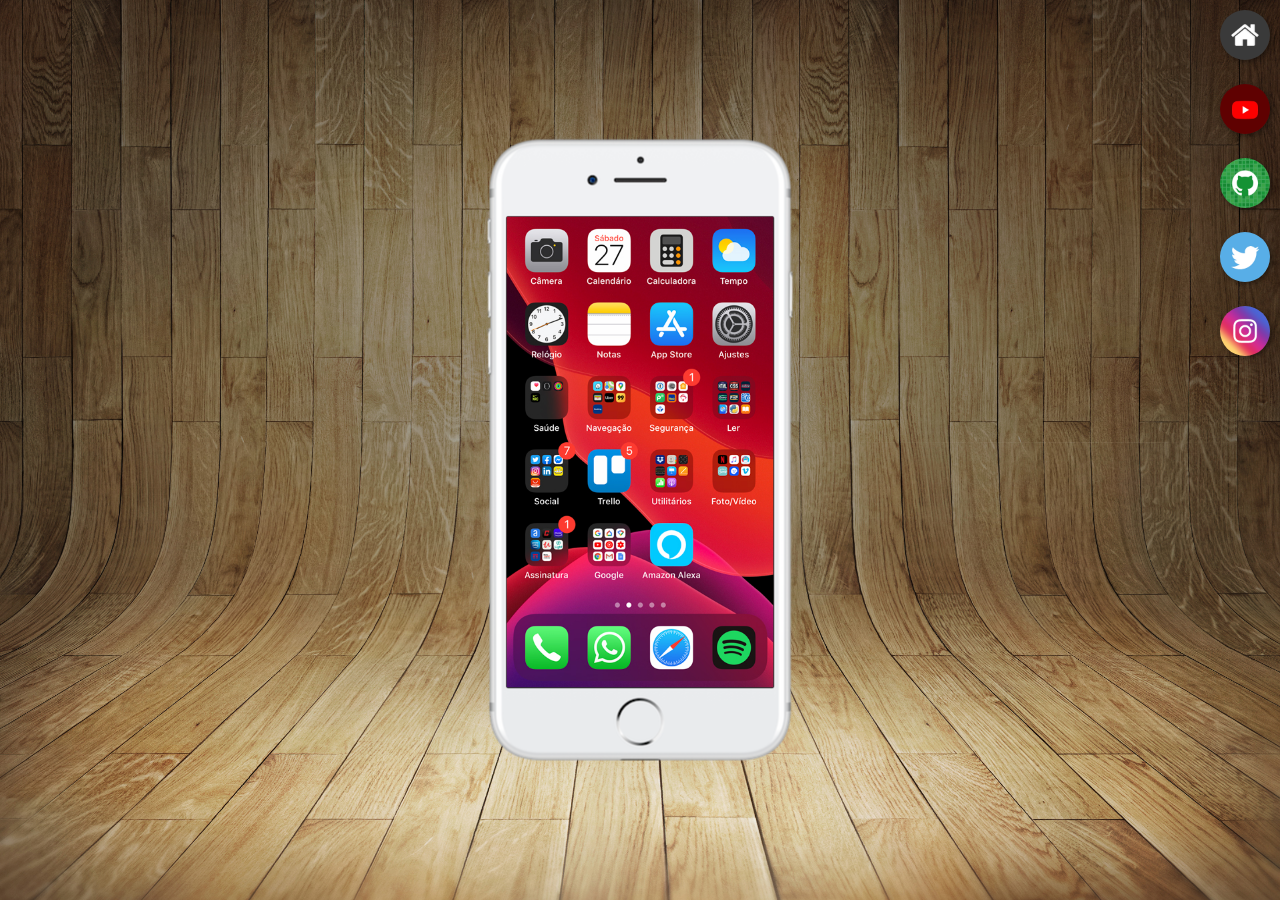
<file: index.html>
<!DOCTYPE html>
<html lang="pt-br">

<head>
    <meta charset="UTF-8">
    <meta name="viewport" content="width=device-width, initial-scale=1.0">
    <link rel="shortcut icon" href="favicon.ico" type="image/xco-in">
    <link rel="stylesheet" href="style/style.css">
    <title>Projeto redes sociais</title>
</head>

<body>
    <main>

        <section id="telefone">
            <iframe src="./home.html" name="tela" id="tela" frameborder="0">Seu navegador não é compativel com
                isso</iframe>
        </section>

        <section id="redes-sociais">
            <a href="home.html" target="tela"><img src="./imagens/logo-home.jpg" alt="home"></a><br>

            <a href="youtube.html" target="tela"><img src="./imagens/logo-youtube.jpg" alt="Youtube"></a><br>

            <a href="github.html" target="tela"><img src="./imagens/logo-github.jpg" alt="Github"></a><br>

            <a href="twitter.html" target="tela"><img src="./imagens/logo-twitter.jpg" alt="Twitter"></a><br>

            <a href="instagram.html" target="tela"><img src="imagens/logo-instagram.jpg" alt="instagram"></a><br>
        </section>

    </main>
</body>

</html>
</file>
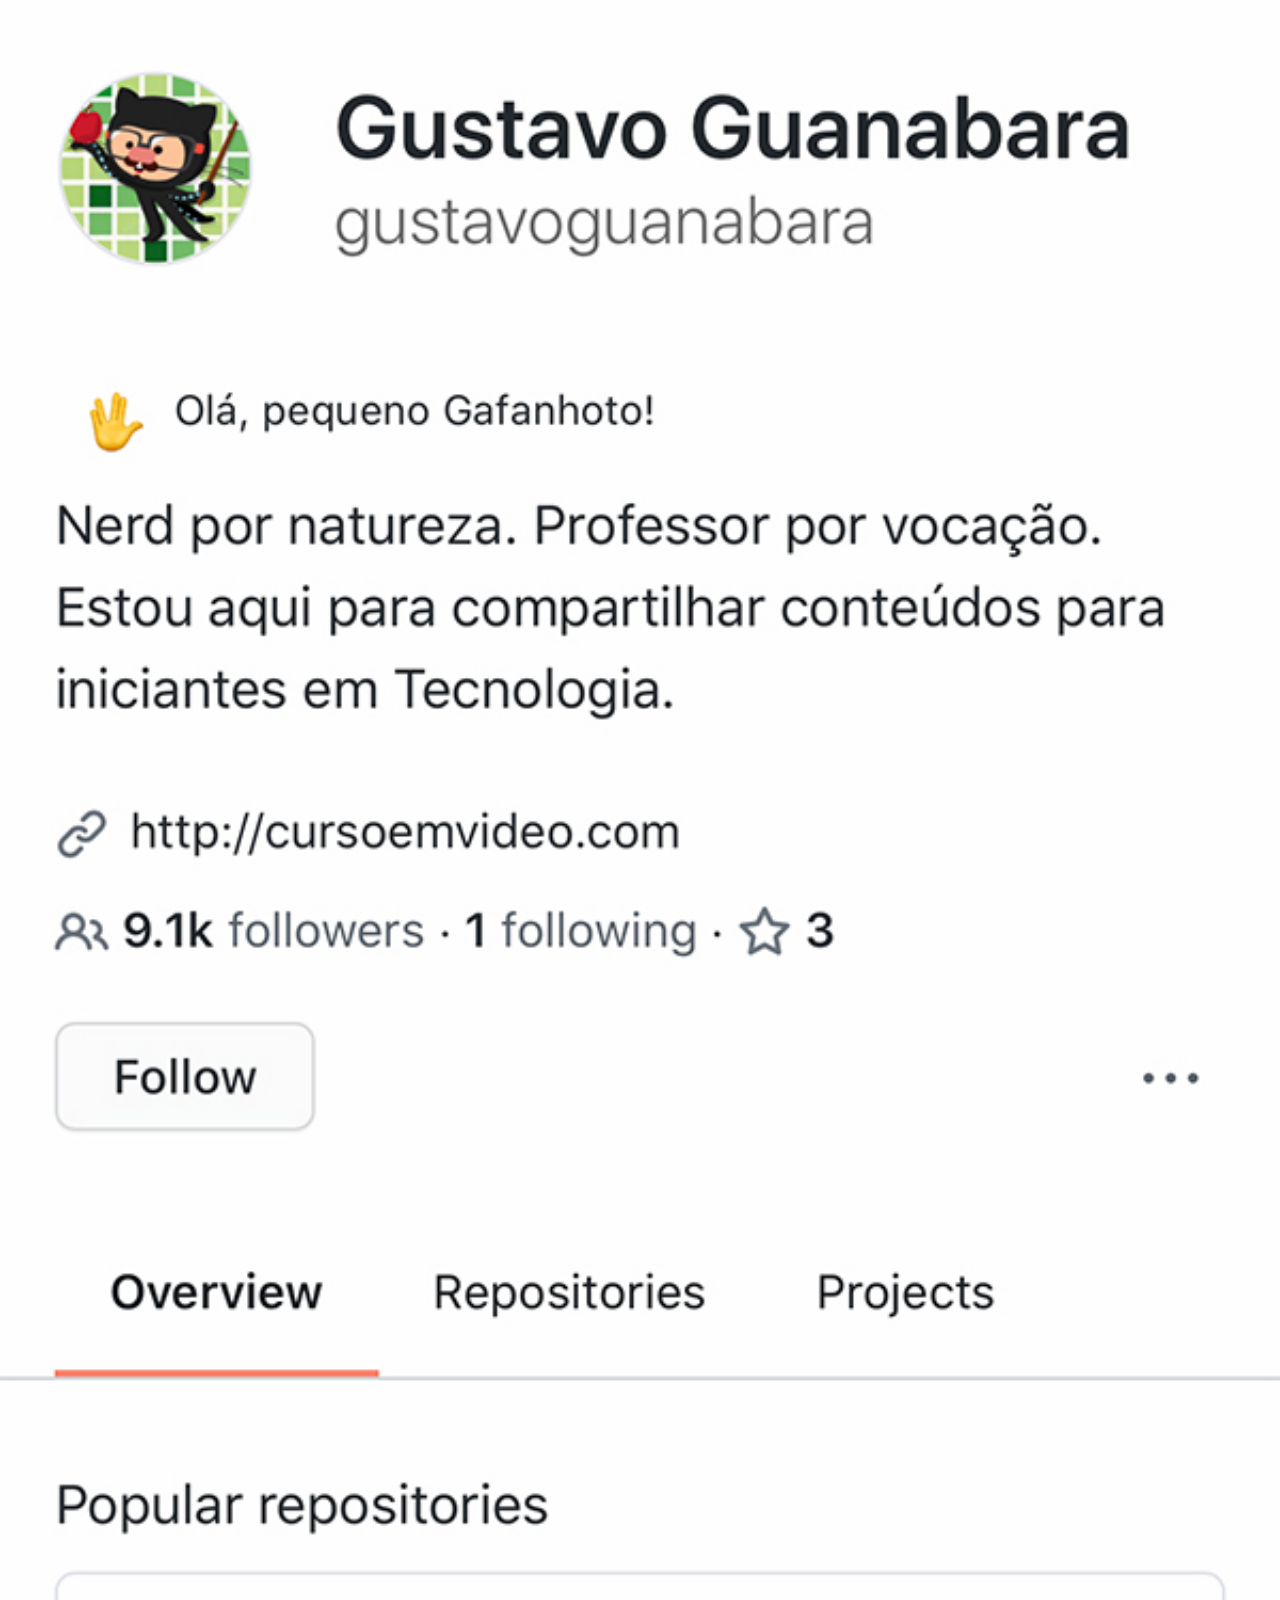
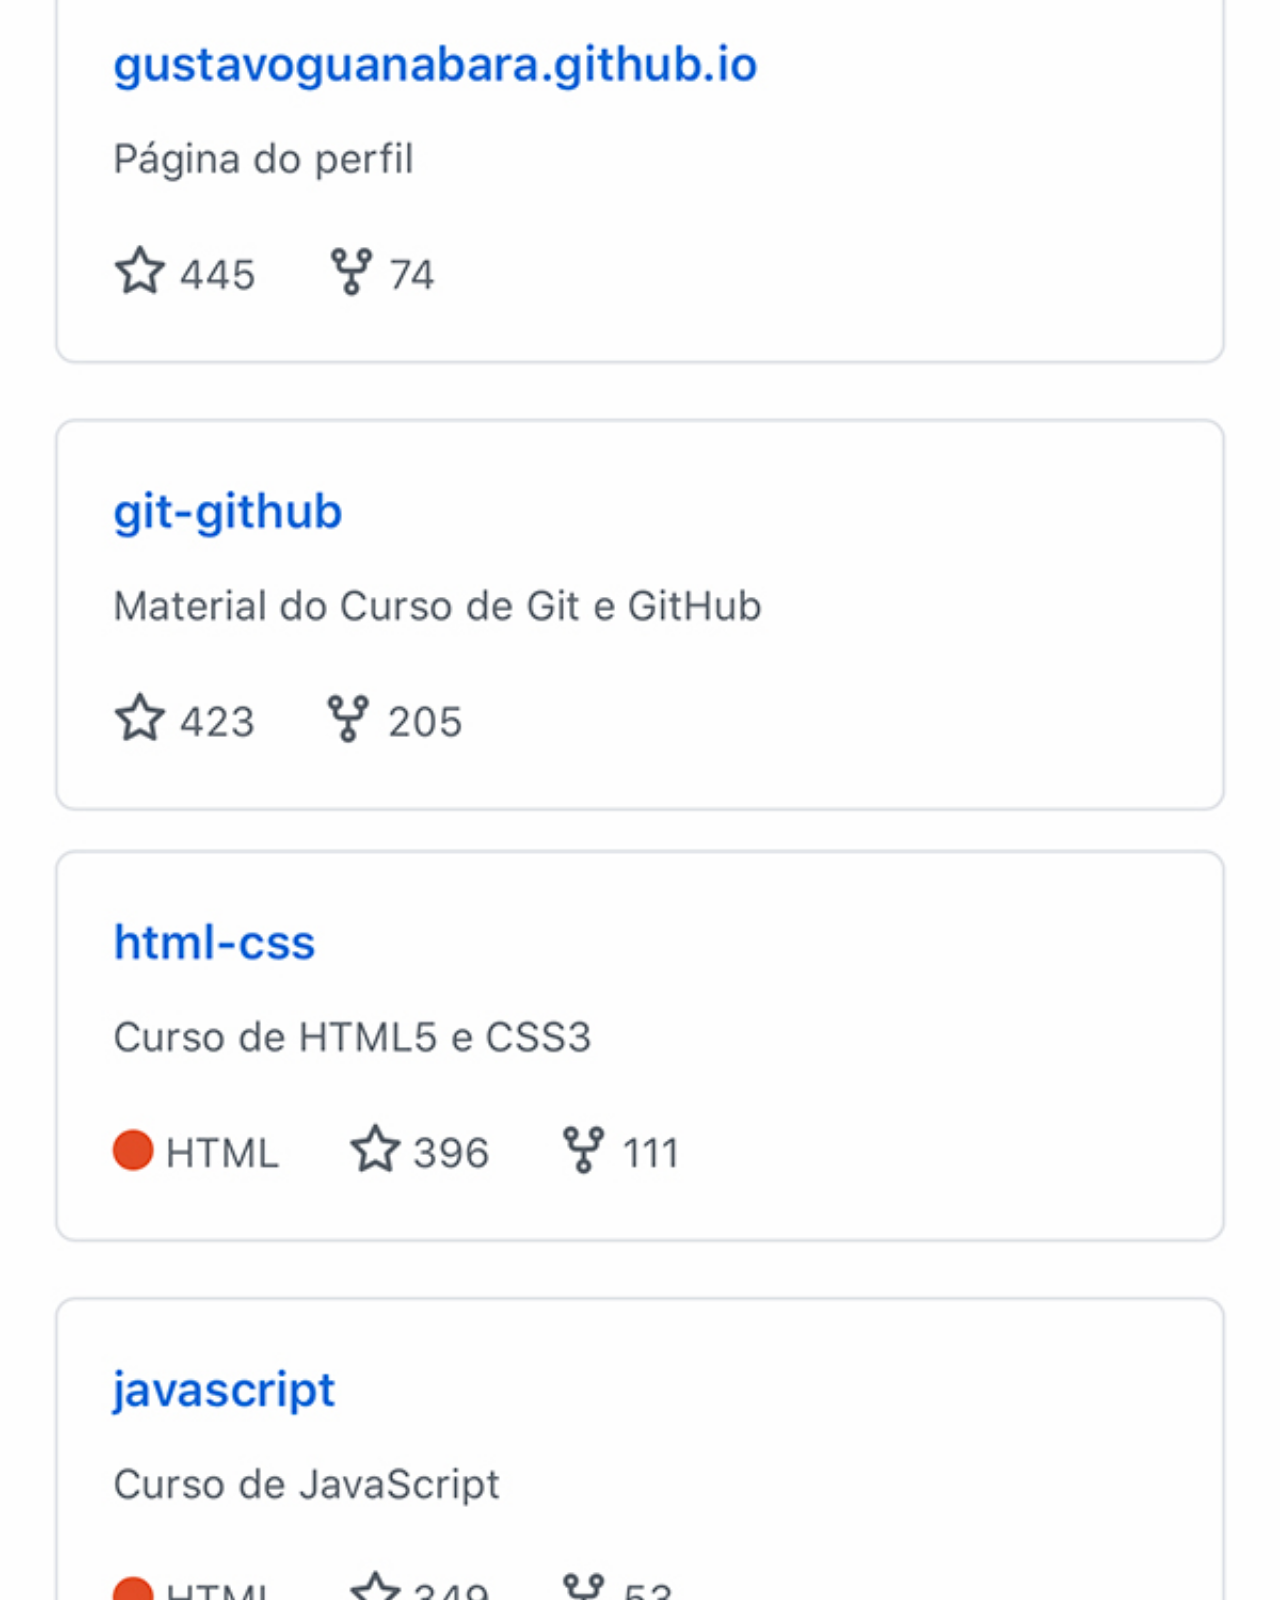
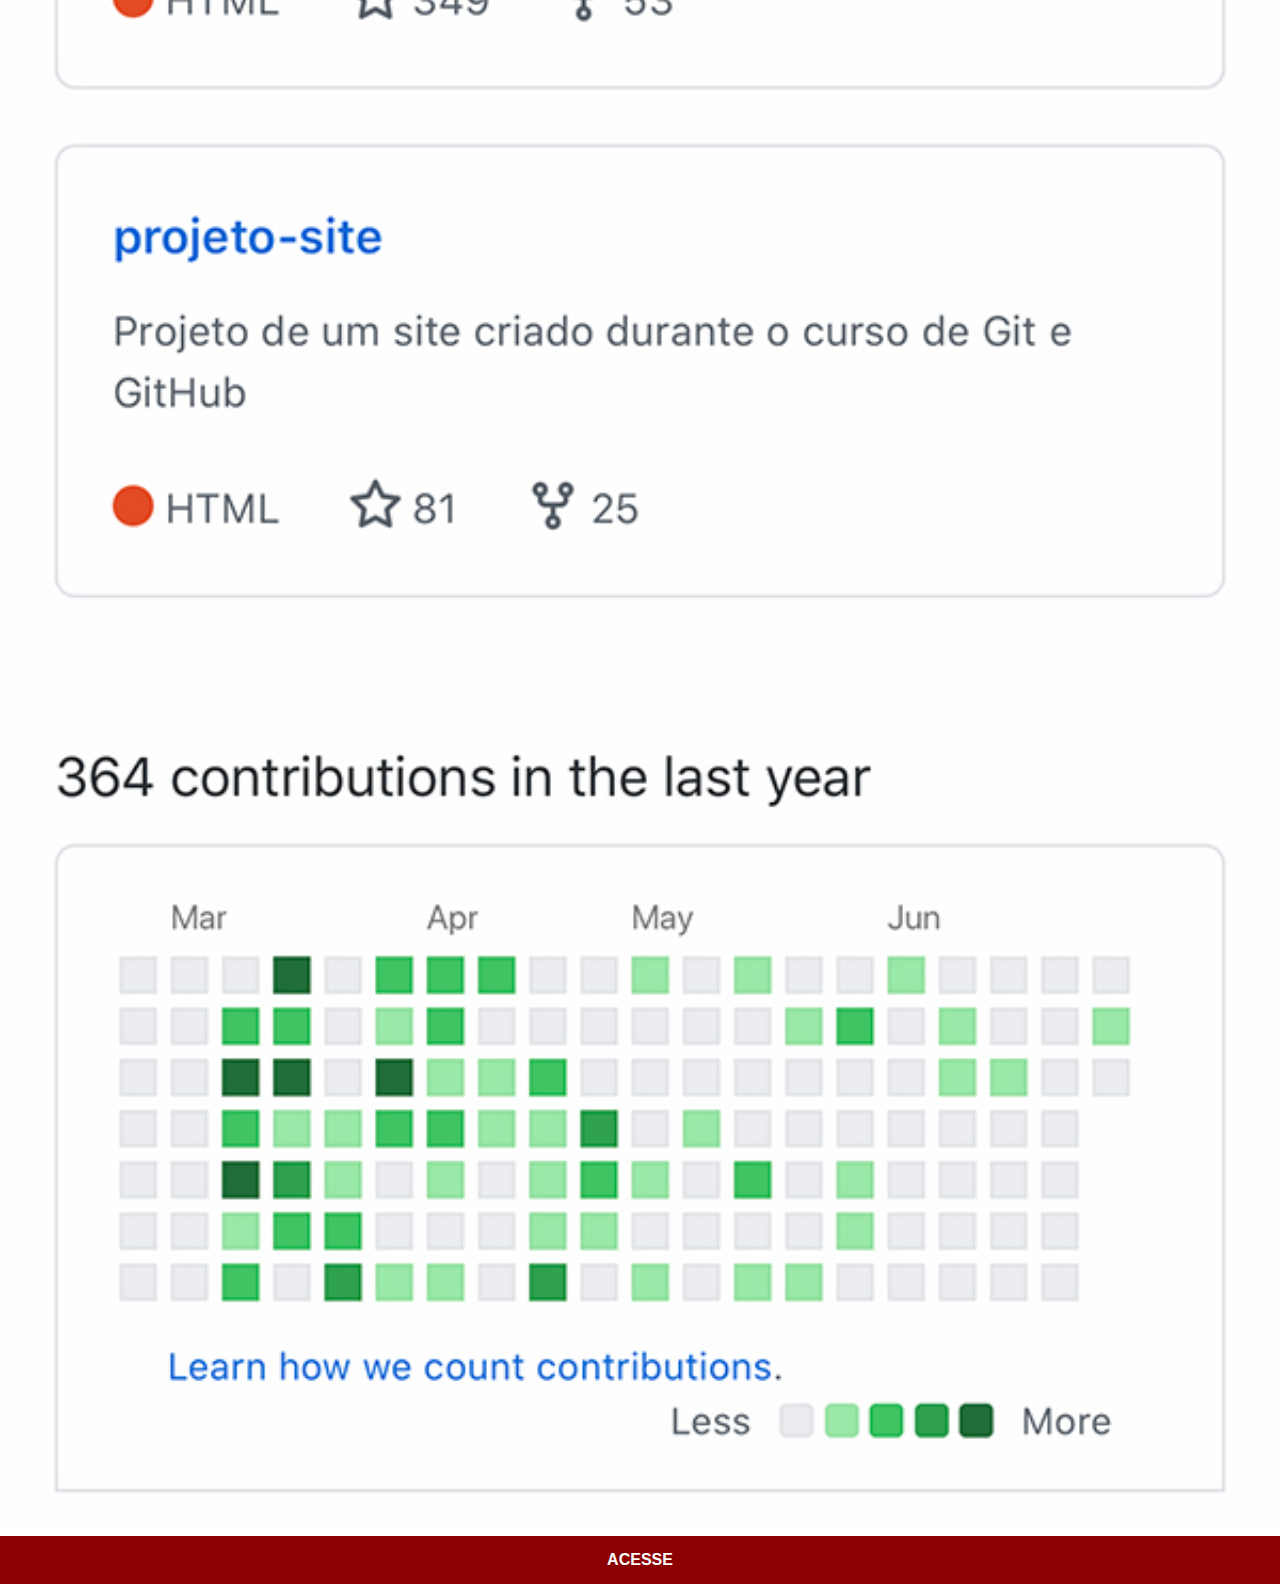
<file: github.html>
<!DOCTYPE html>
<html lang="pt-br">
<head>
    <meta charset="UTF-8">
    <meta name="viewport" content="width=device-width, initial-scale=1.0">
    <title>Github</title>
    <link rel="stylesheet" href="./style/social.css">
</head>
<body>
    <img src="./imagens/tela-github.jpg" alt="Github">
    <a href="https://github.com/Rodrigo-Ralliele" target="_blank">ACESSE</a>
</body>
</html>
</file>
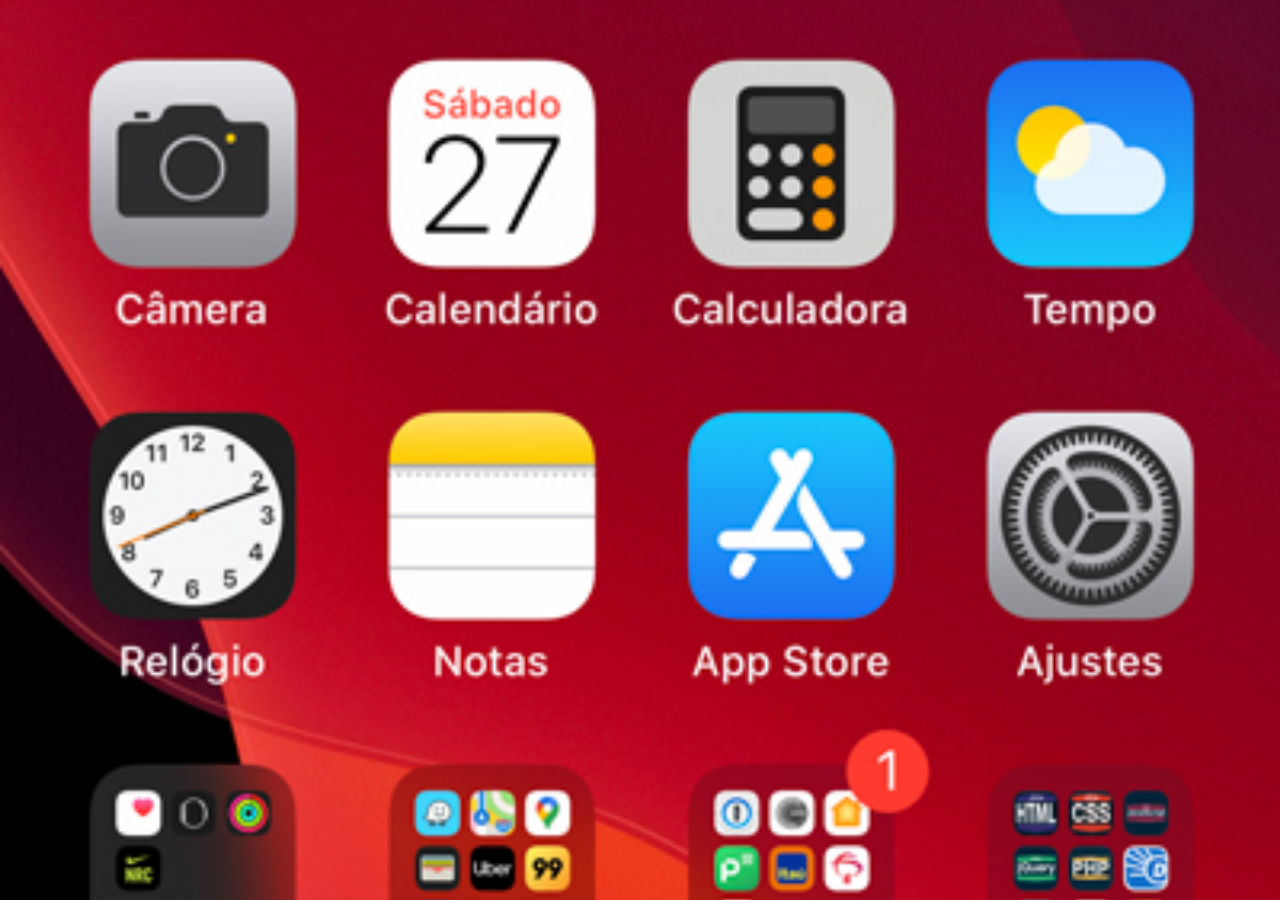
<file: home.html>
<!DOCTYPE html>
<html lang="pt-br">

<head>
    <meta charset="UTF-8">
    <meta name="viewport" content="width=device-width, initial-scale=1.0">
    <title>home</title>

    <style>
        * {
            margin: 0;
            padding: 0;

        }

        body {
            width: 100vw;
            height: 100vh;
            background: black url(./imagens/tela-home.jpg) no-repeat top center;
            background-size: cover;
        }
    </style>
</head>

<body>

</body>

</html>
</file>
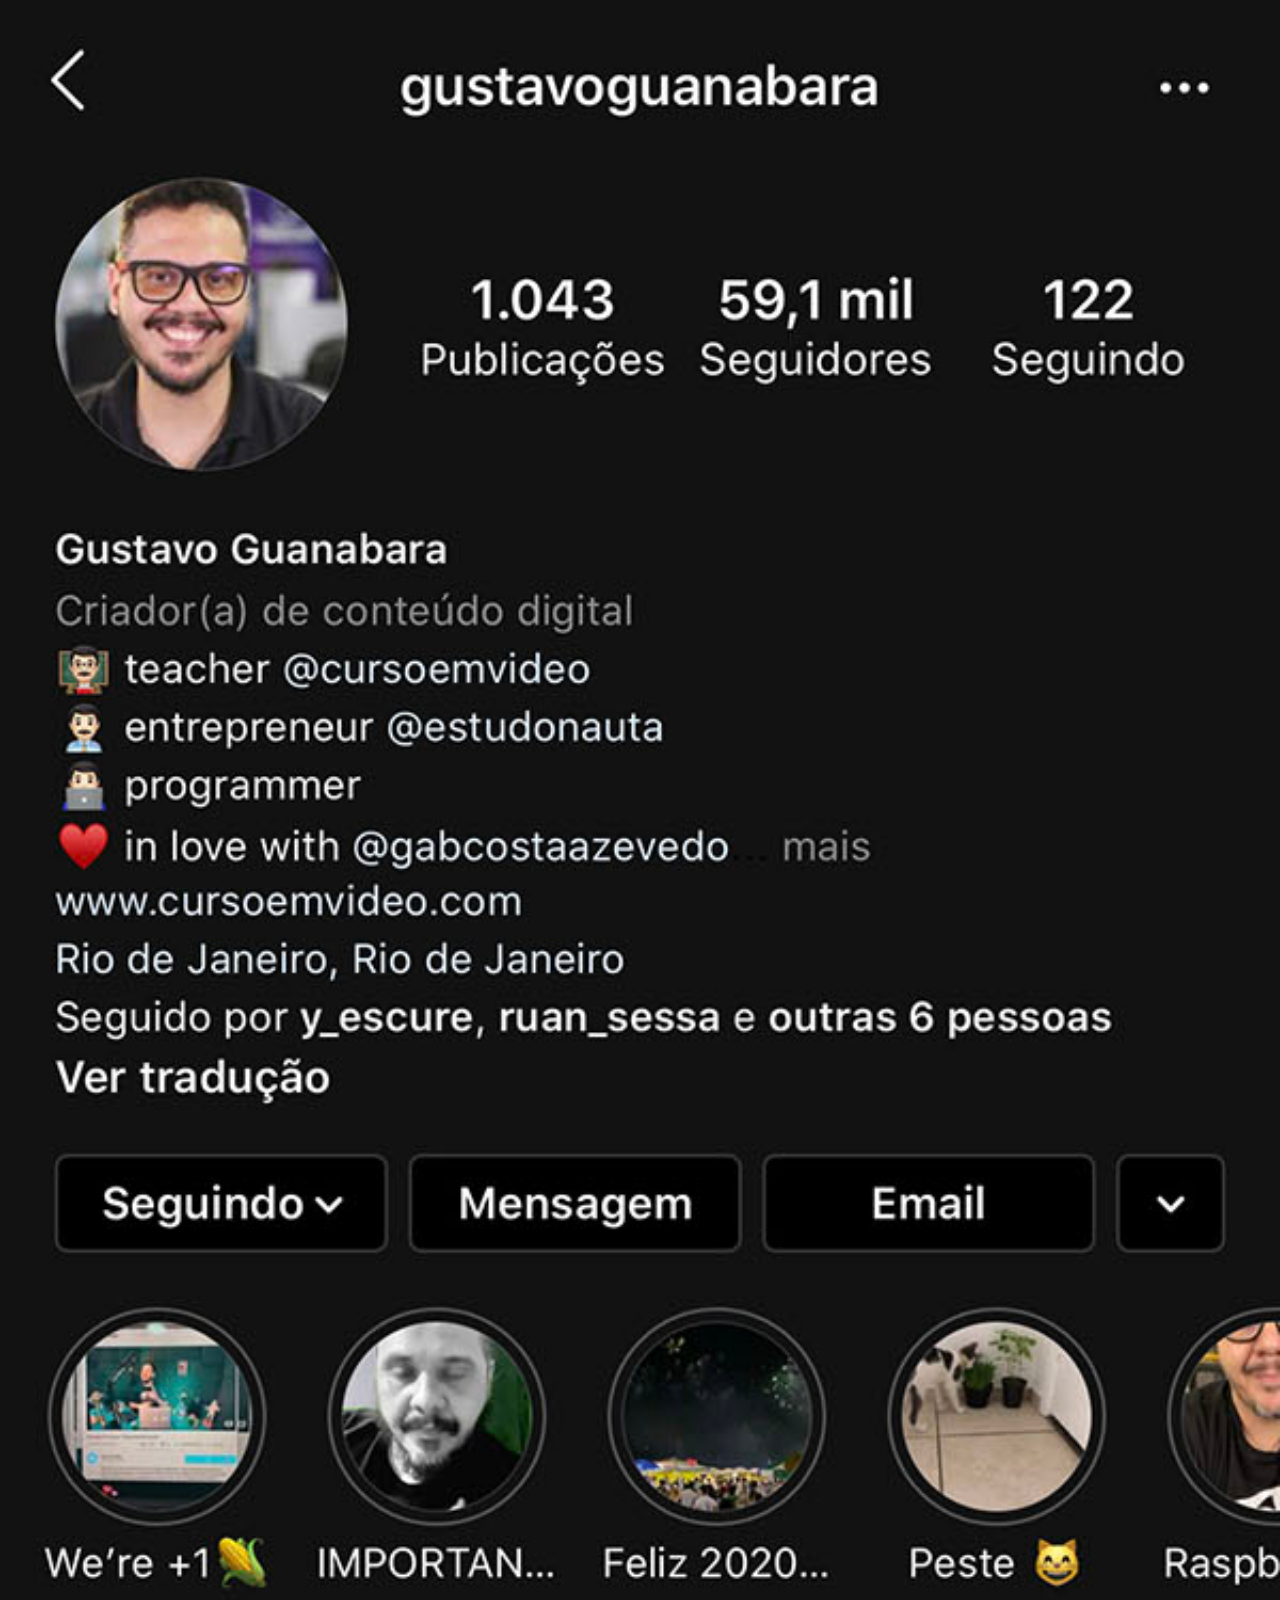
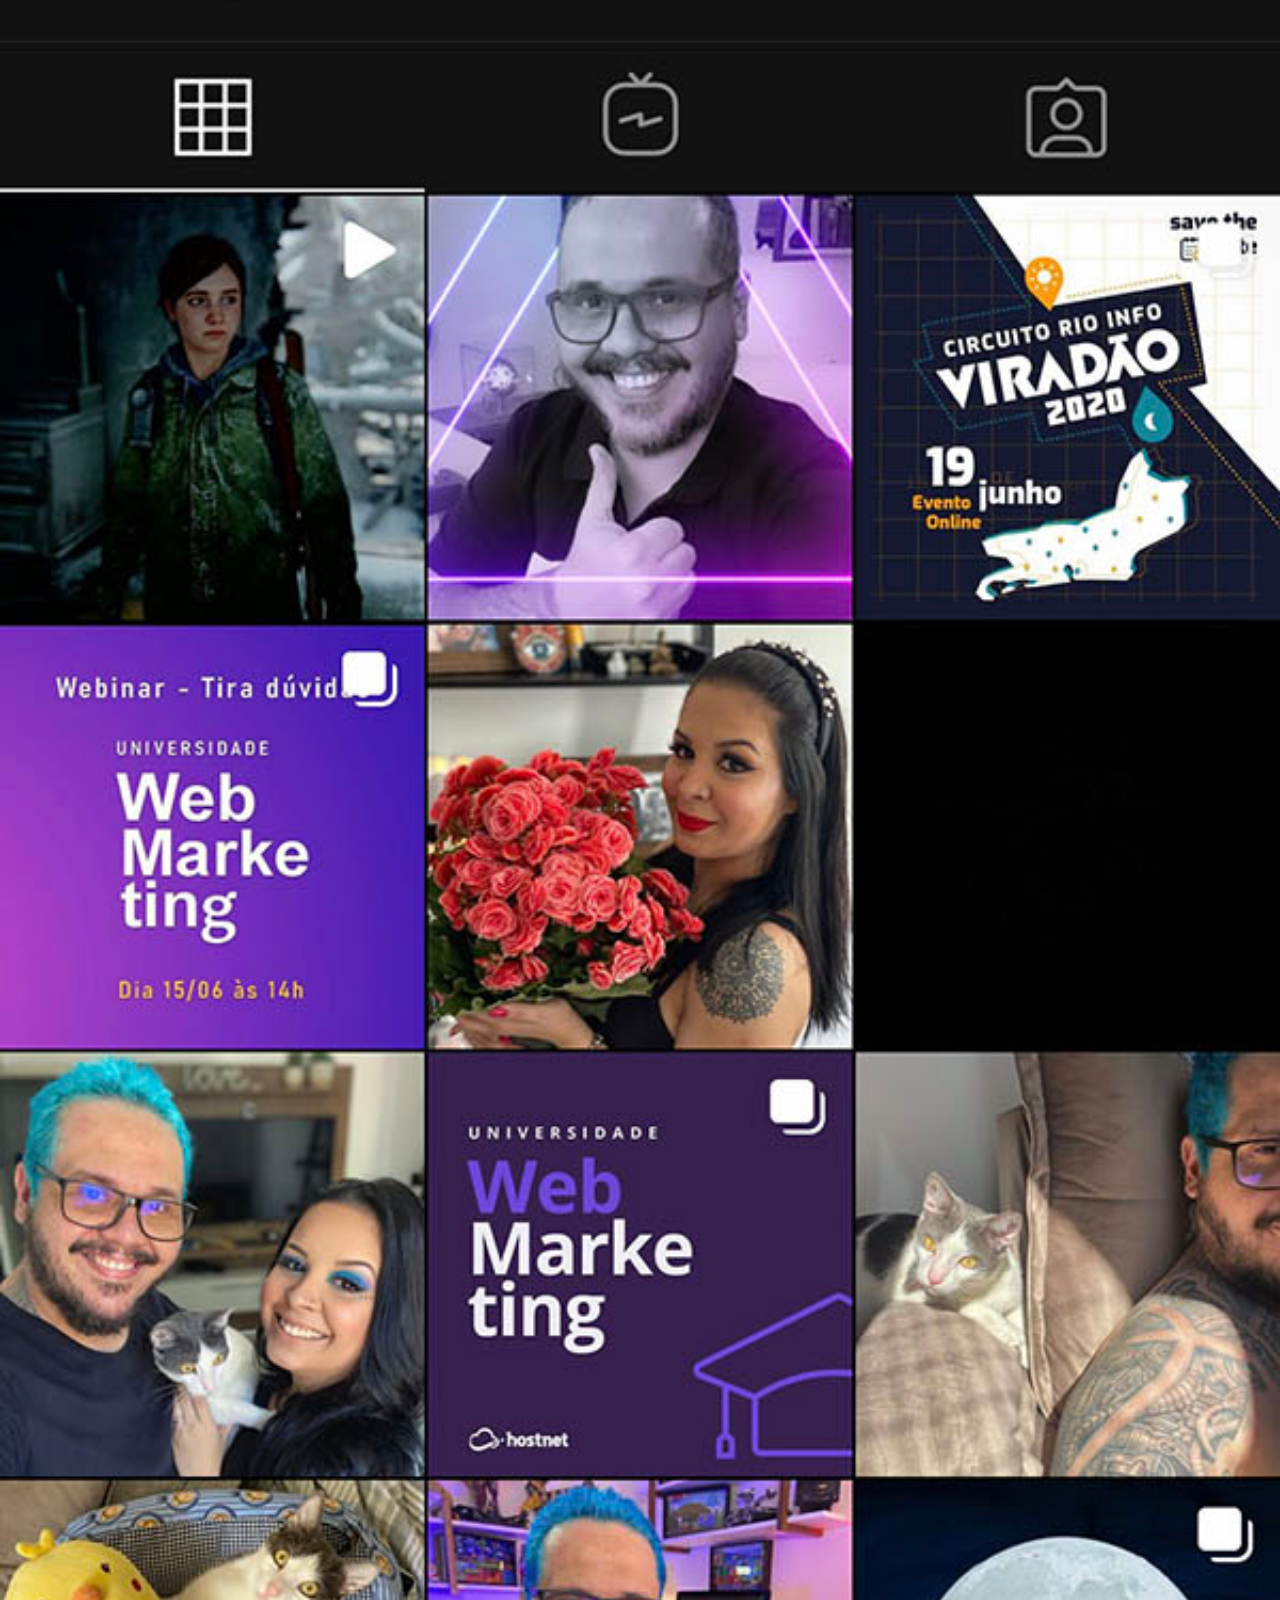
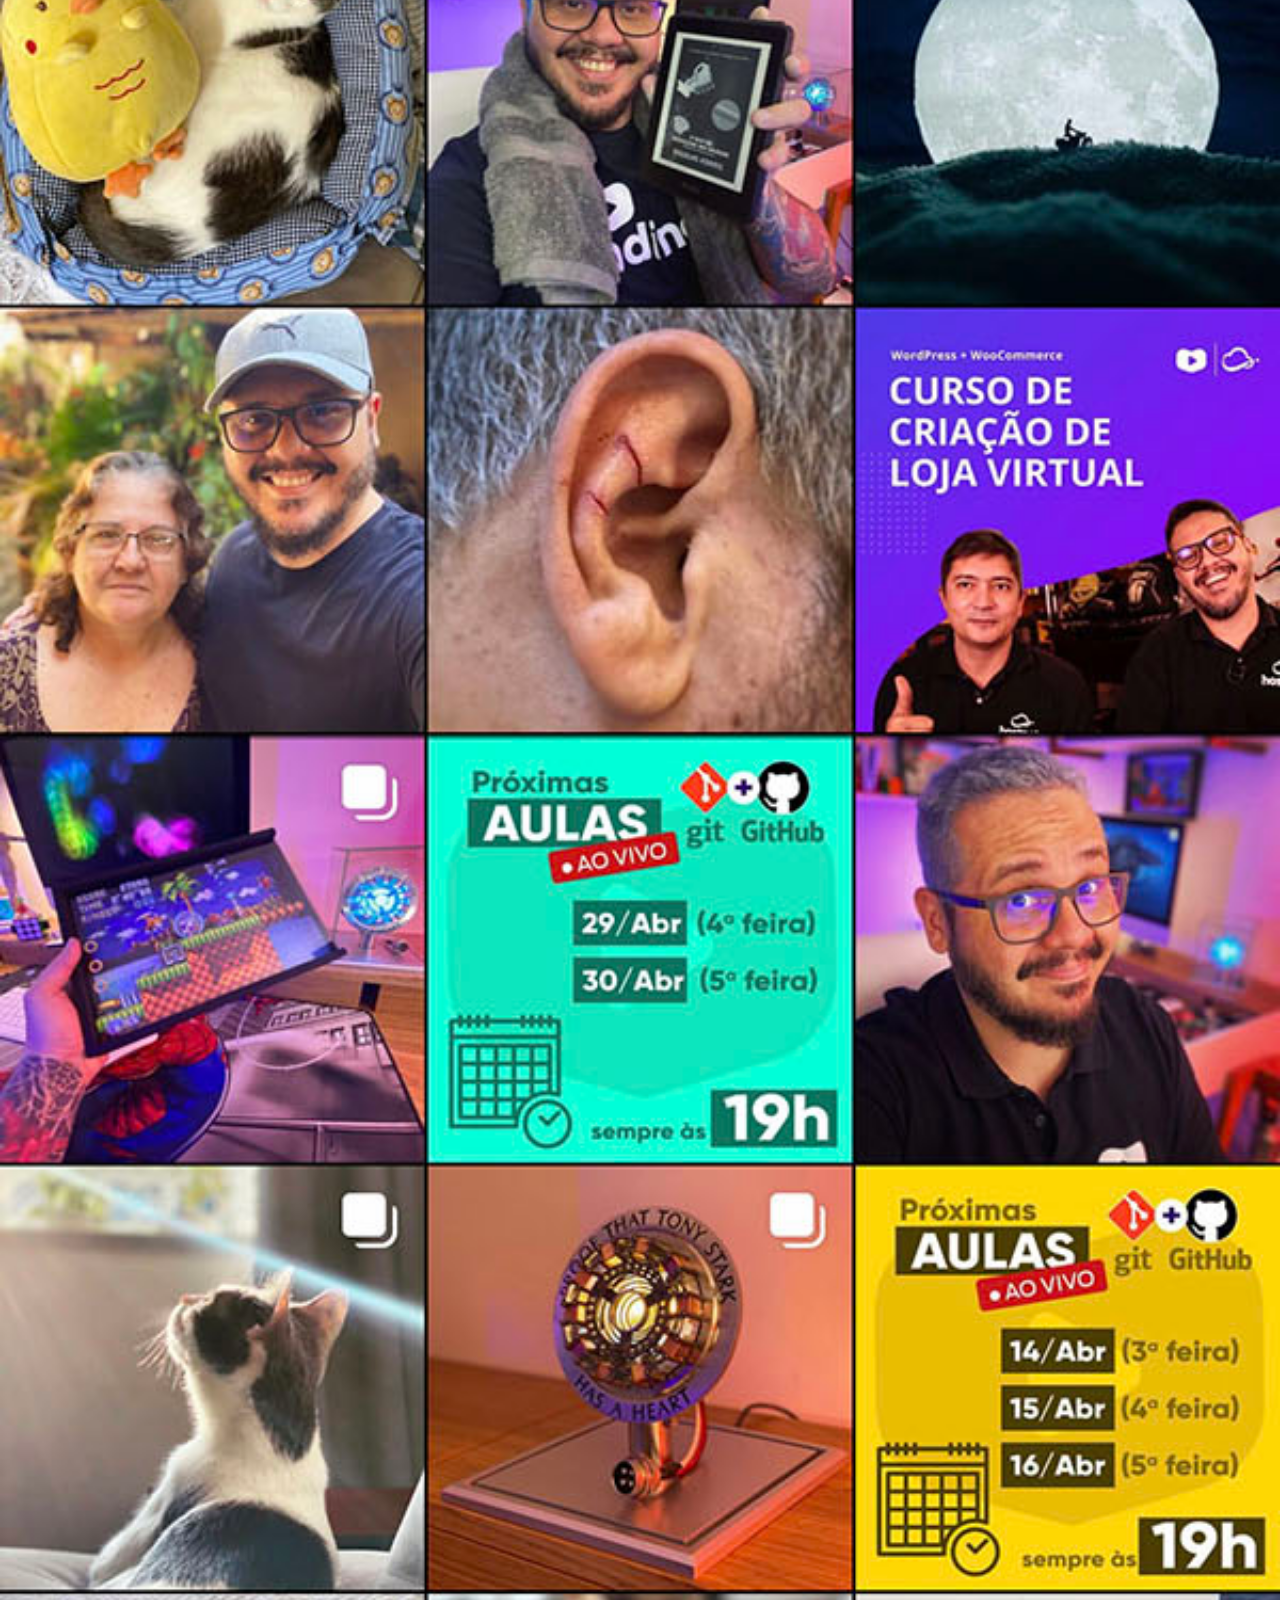
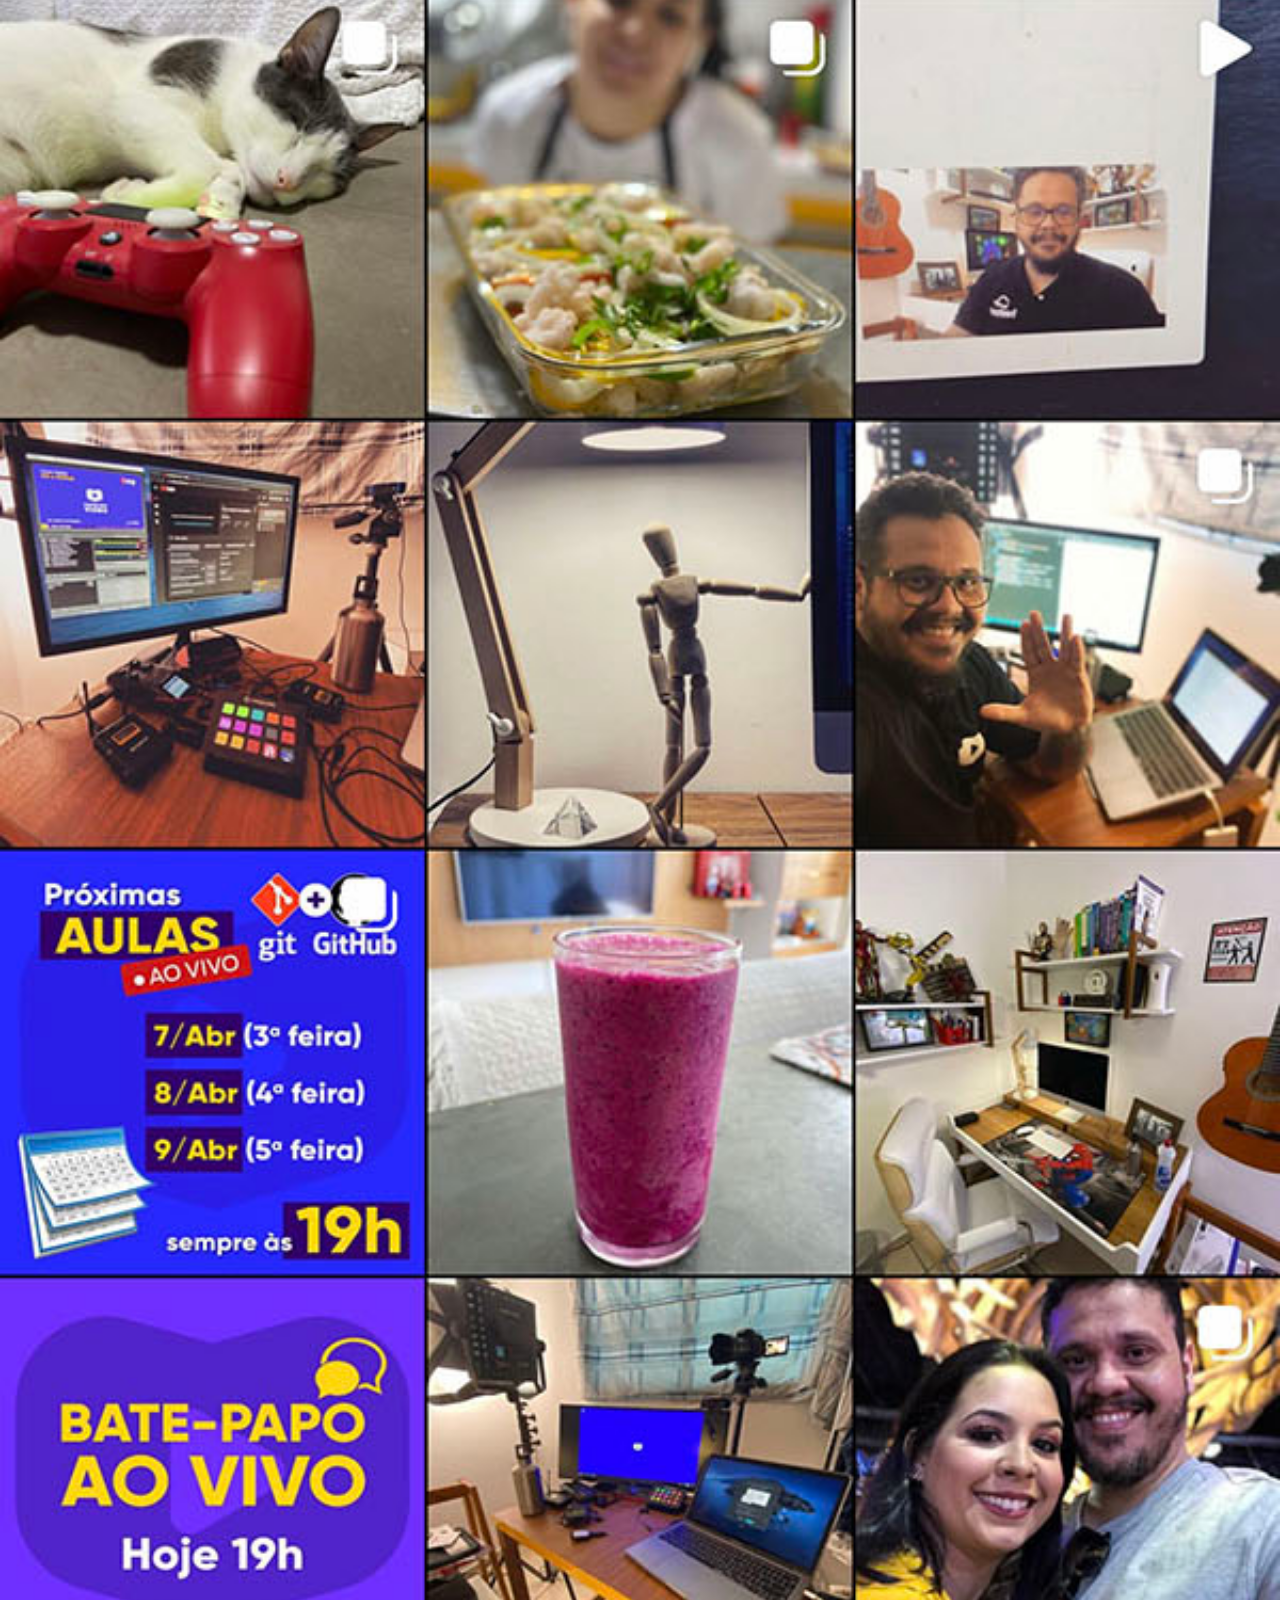
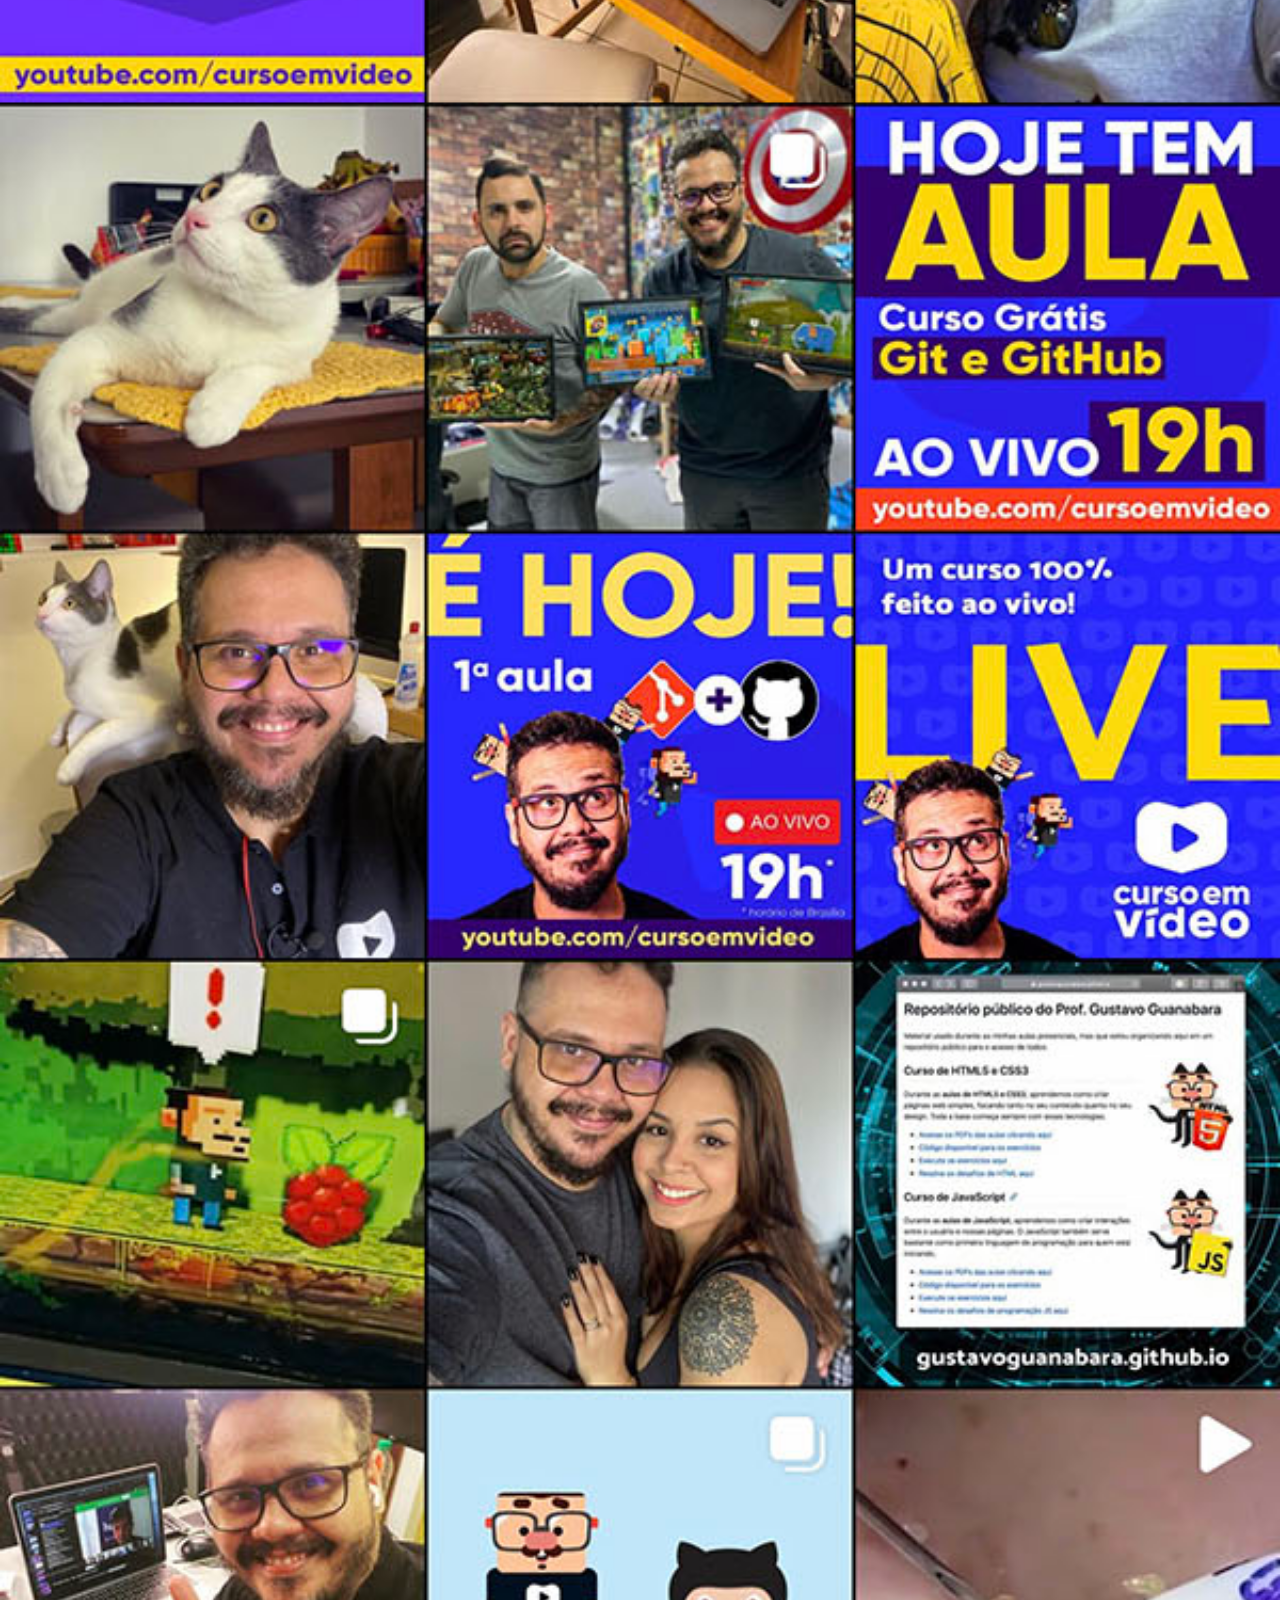
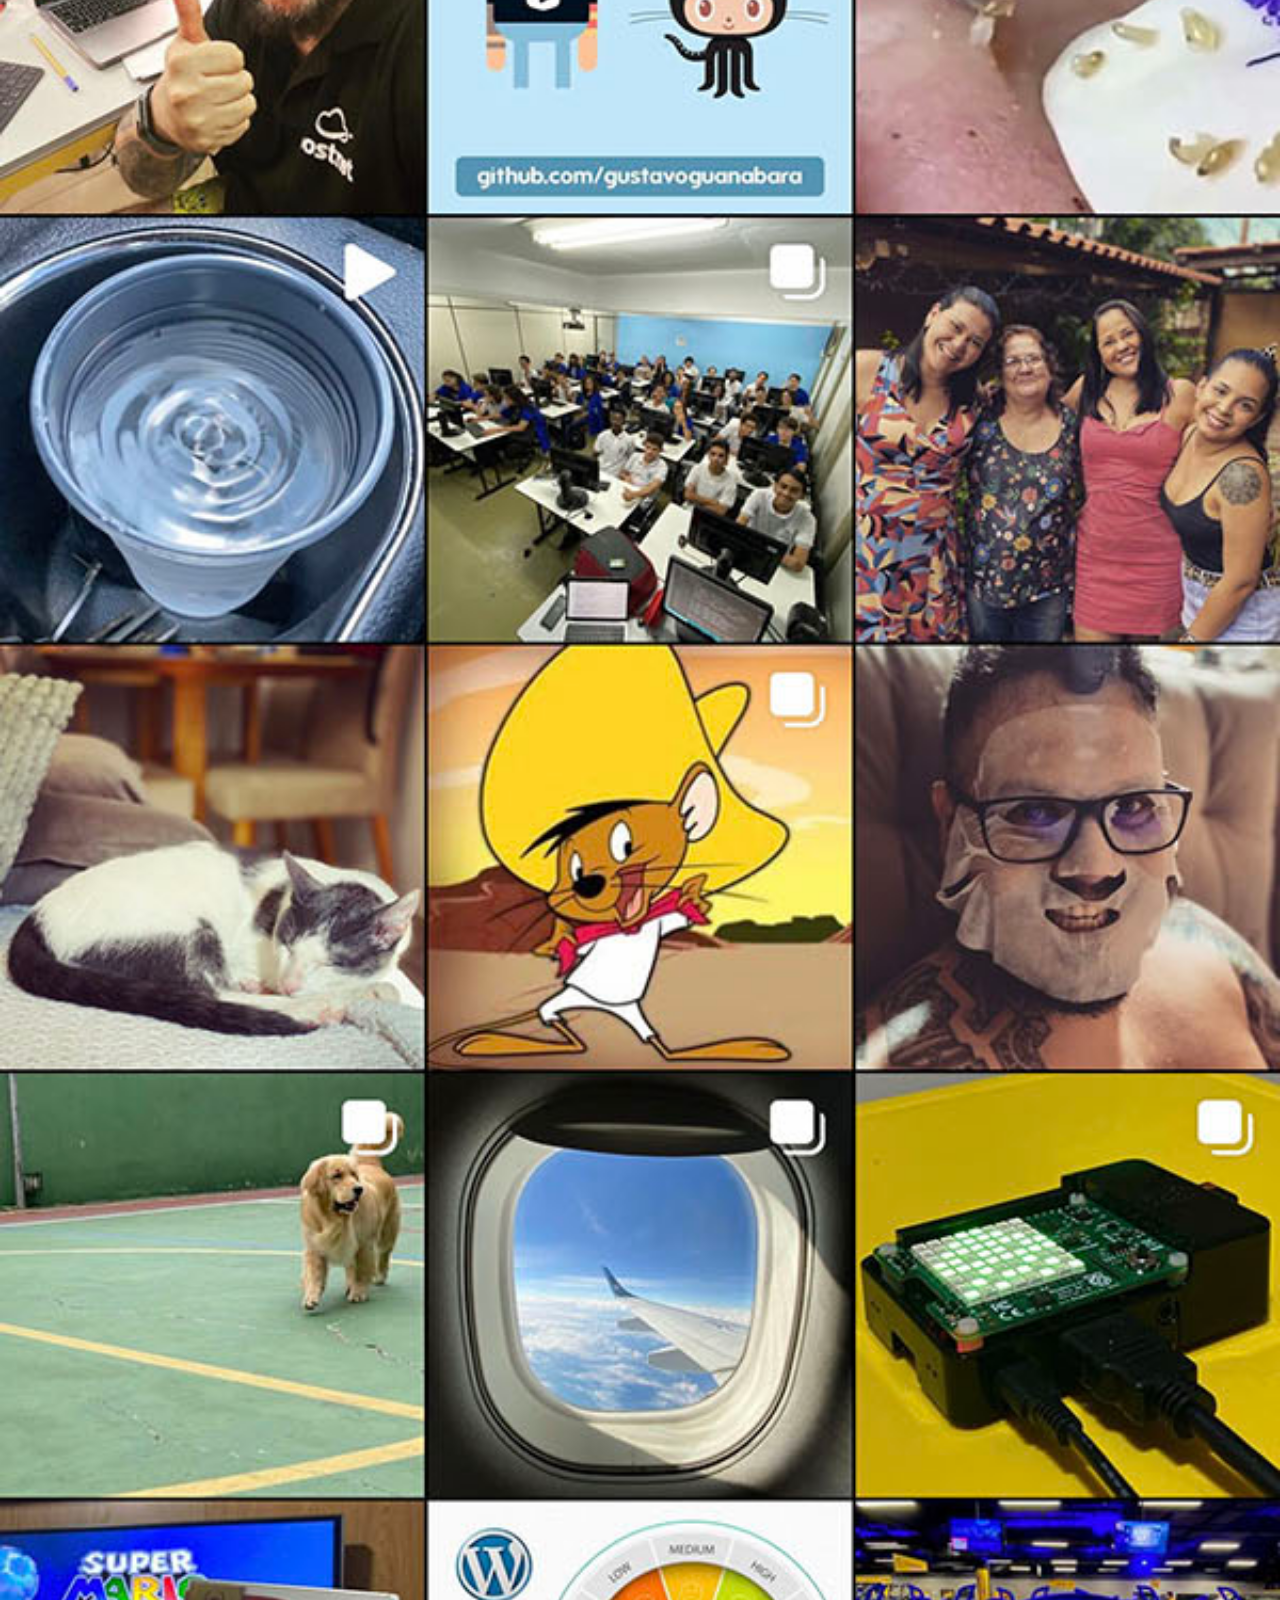
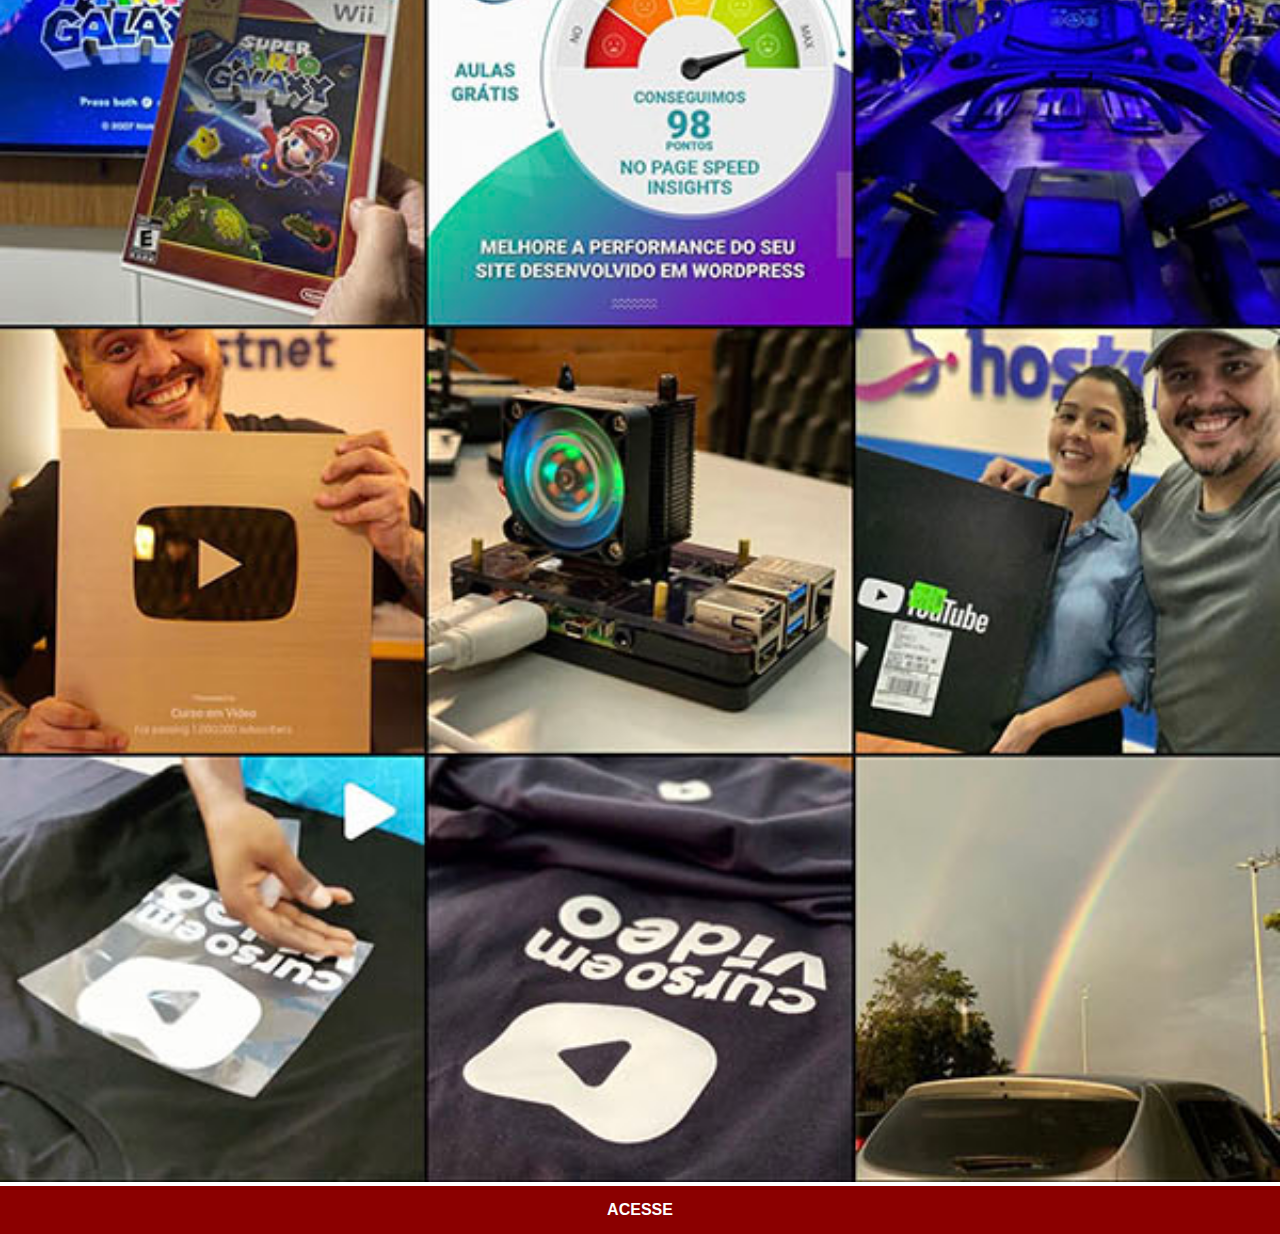
<file: instagram.html>
<!DOCTYPE html>
<html lang="pt-br">
<head>
    <meta charset="UTF-8">
    <meta name="viewport" content="width=device-width, initial-scale=1.0">
    <title>instagram</title>
    <link rel="stylesheet" href="style/social.css">
</head>
<body>
    <img src="./imagens/tela-instagram.jpg" alt="Instagram">
    <a href="https://www.instagram.com/rodrigo.ralliele/" target="_blank">ACESSE</a>
</body>
</html>
</file>
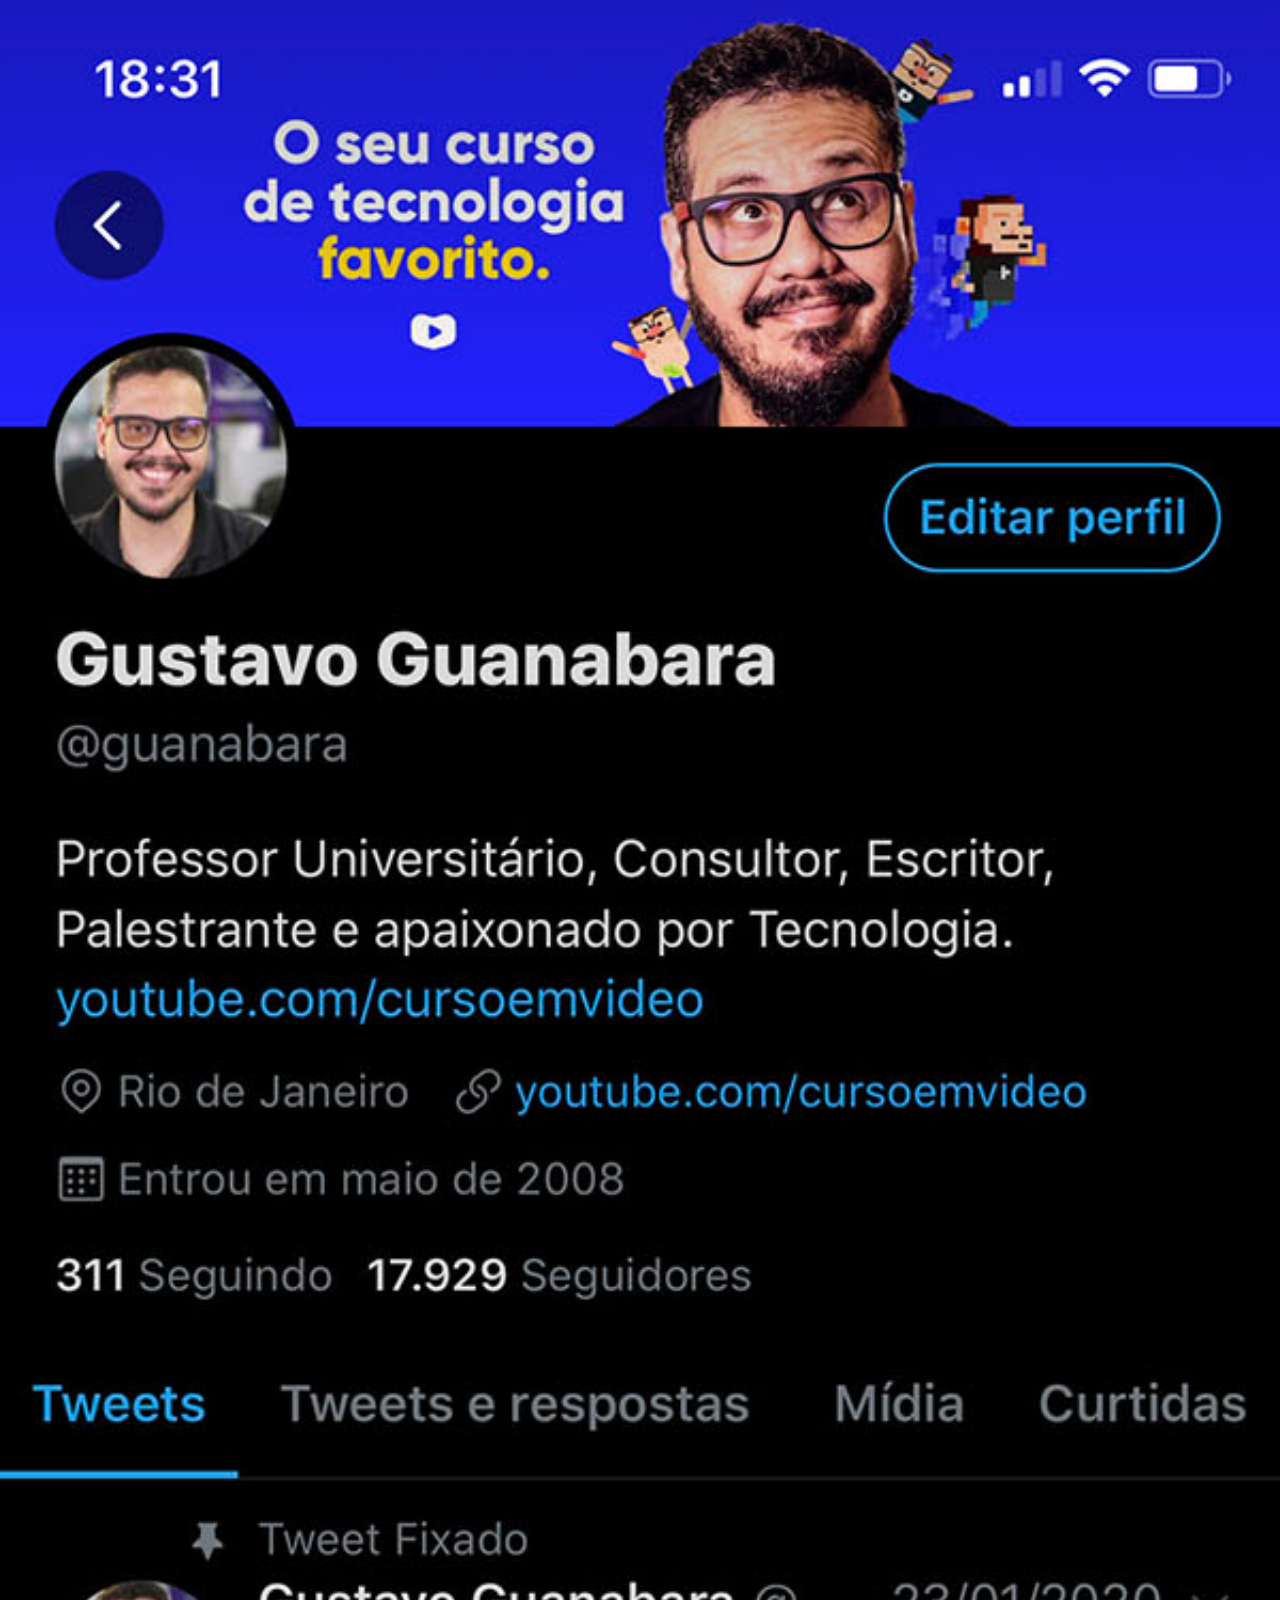
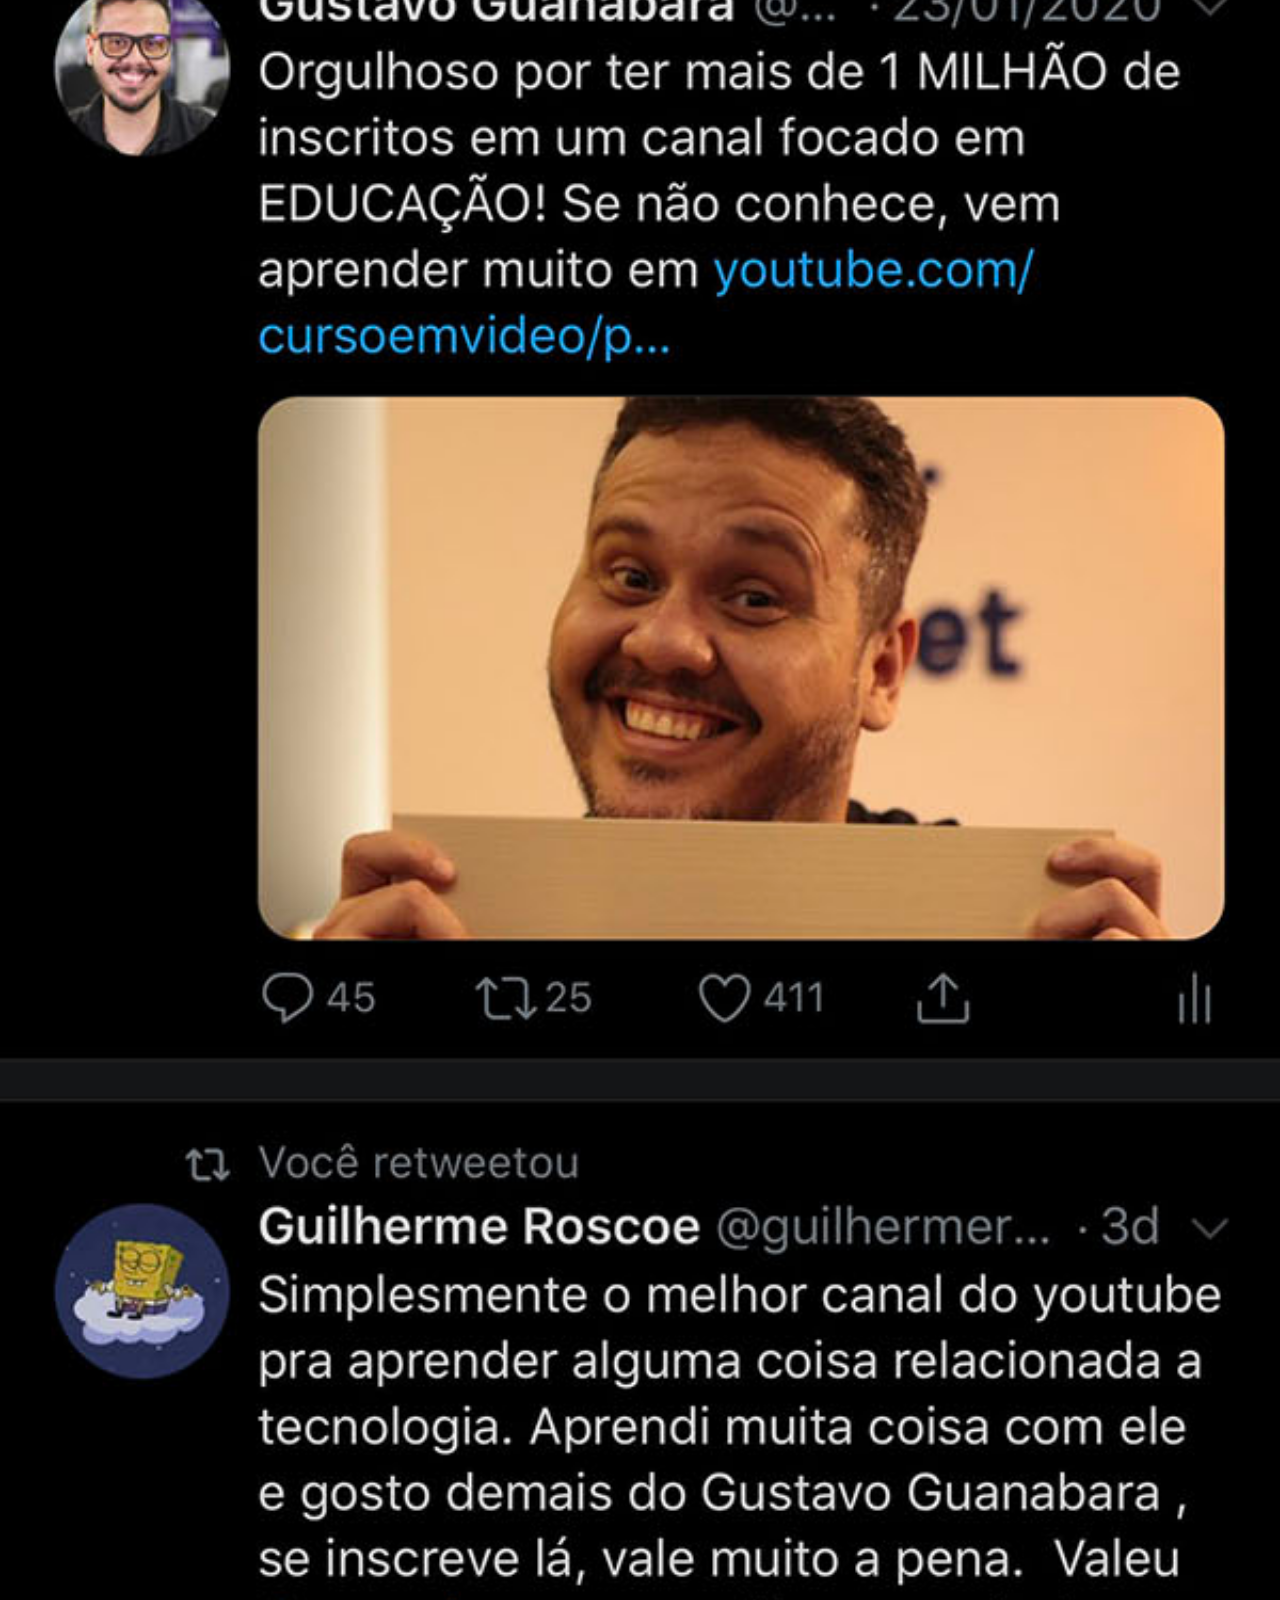
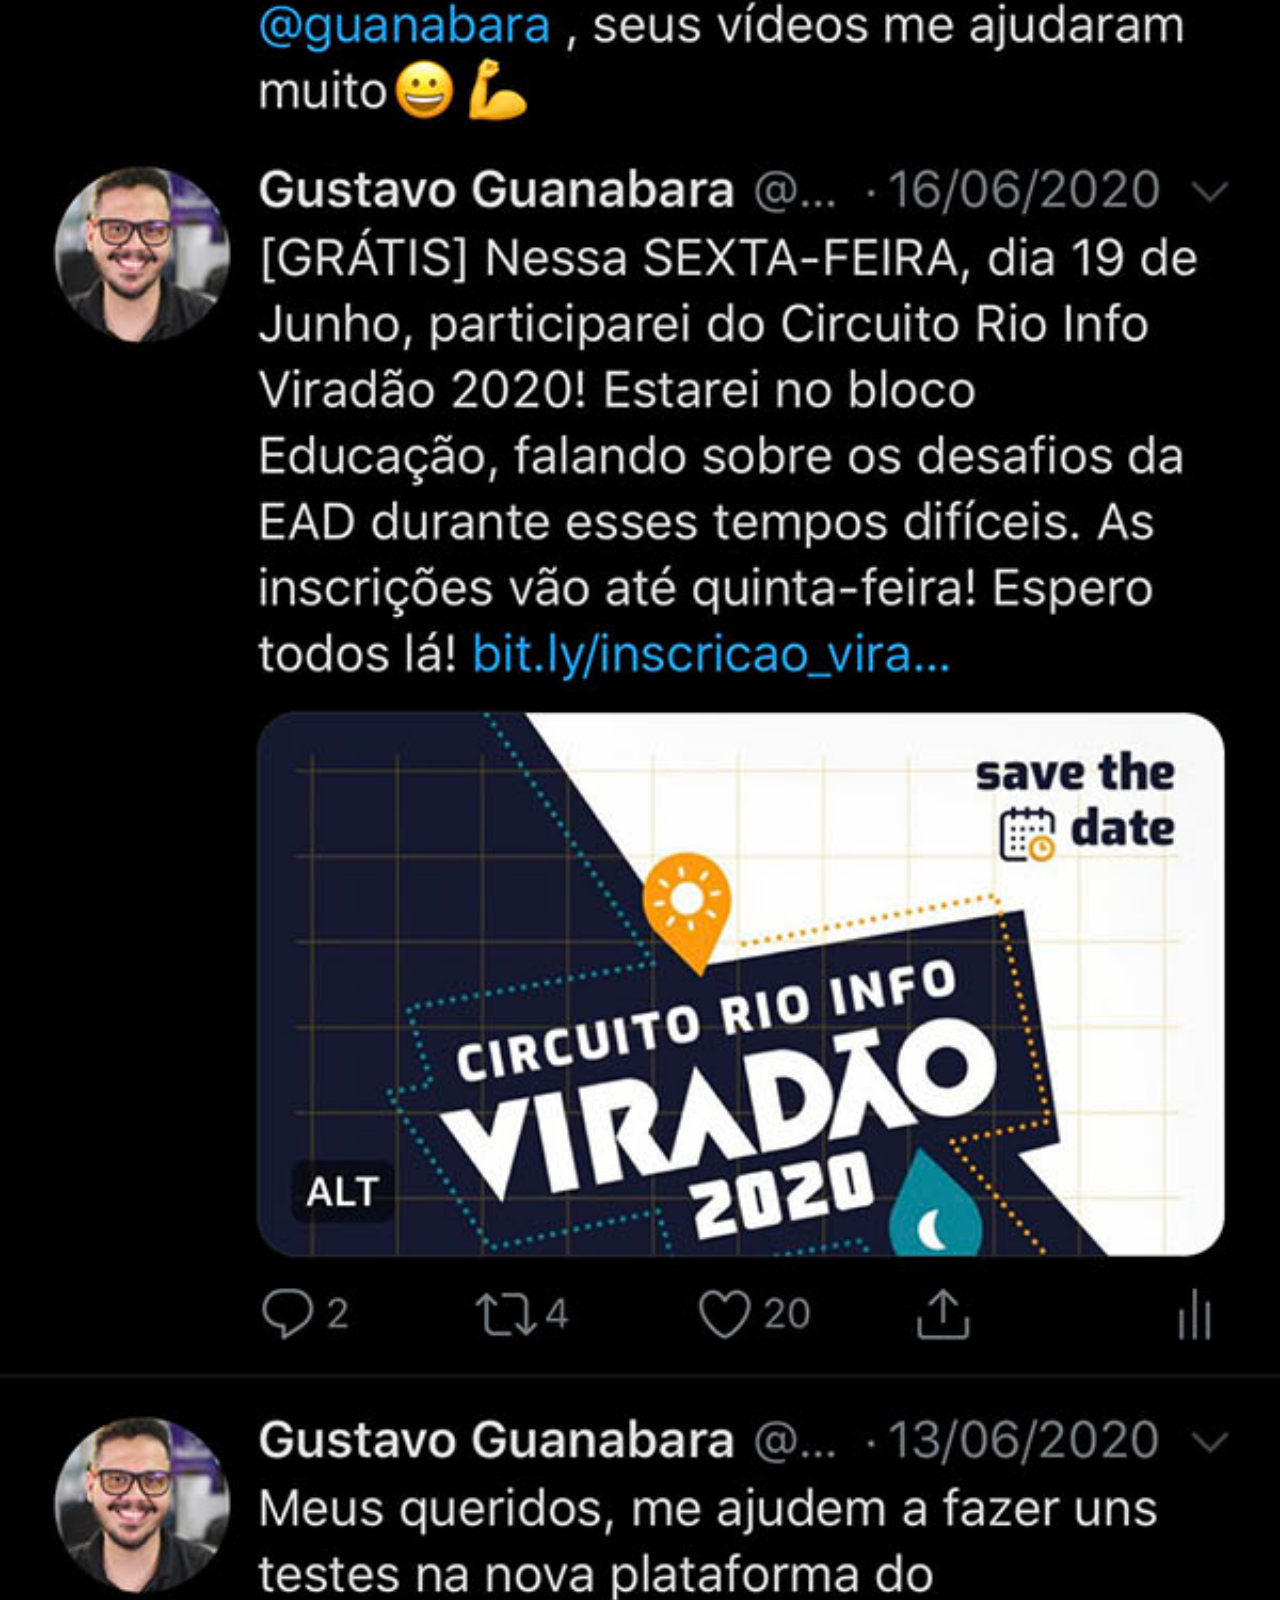
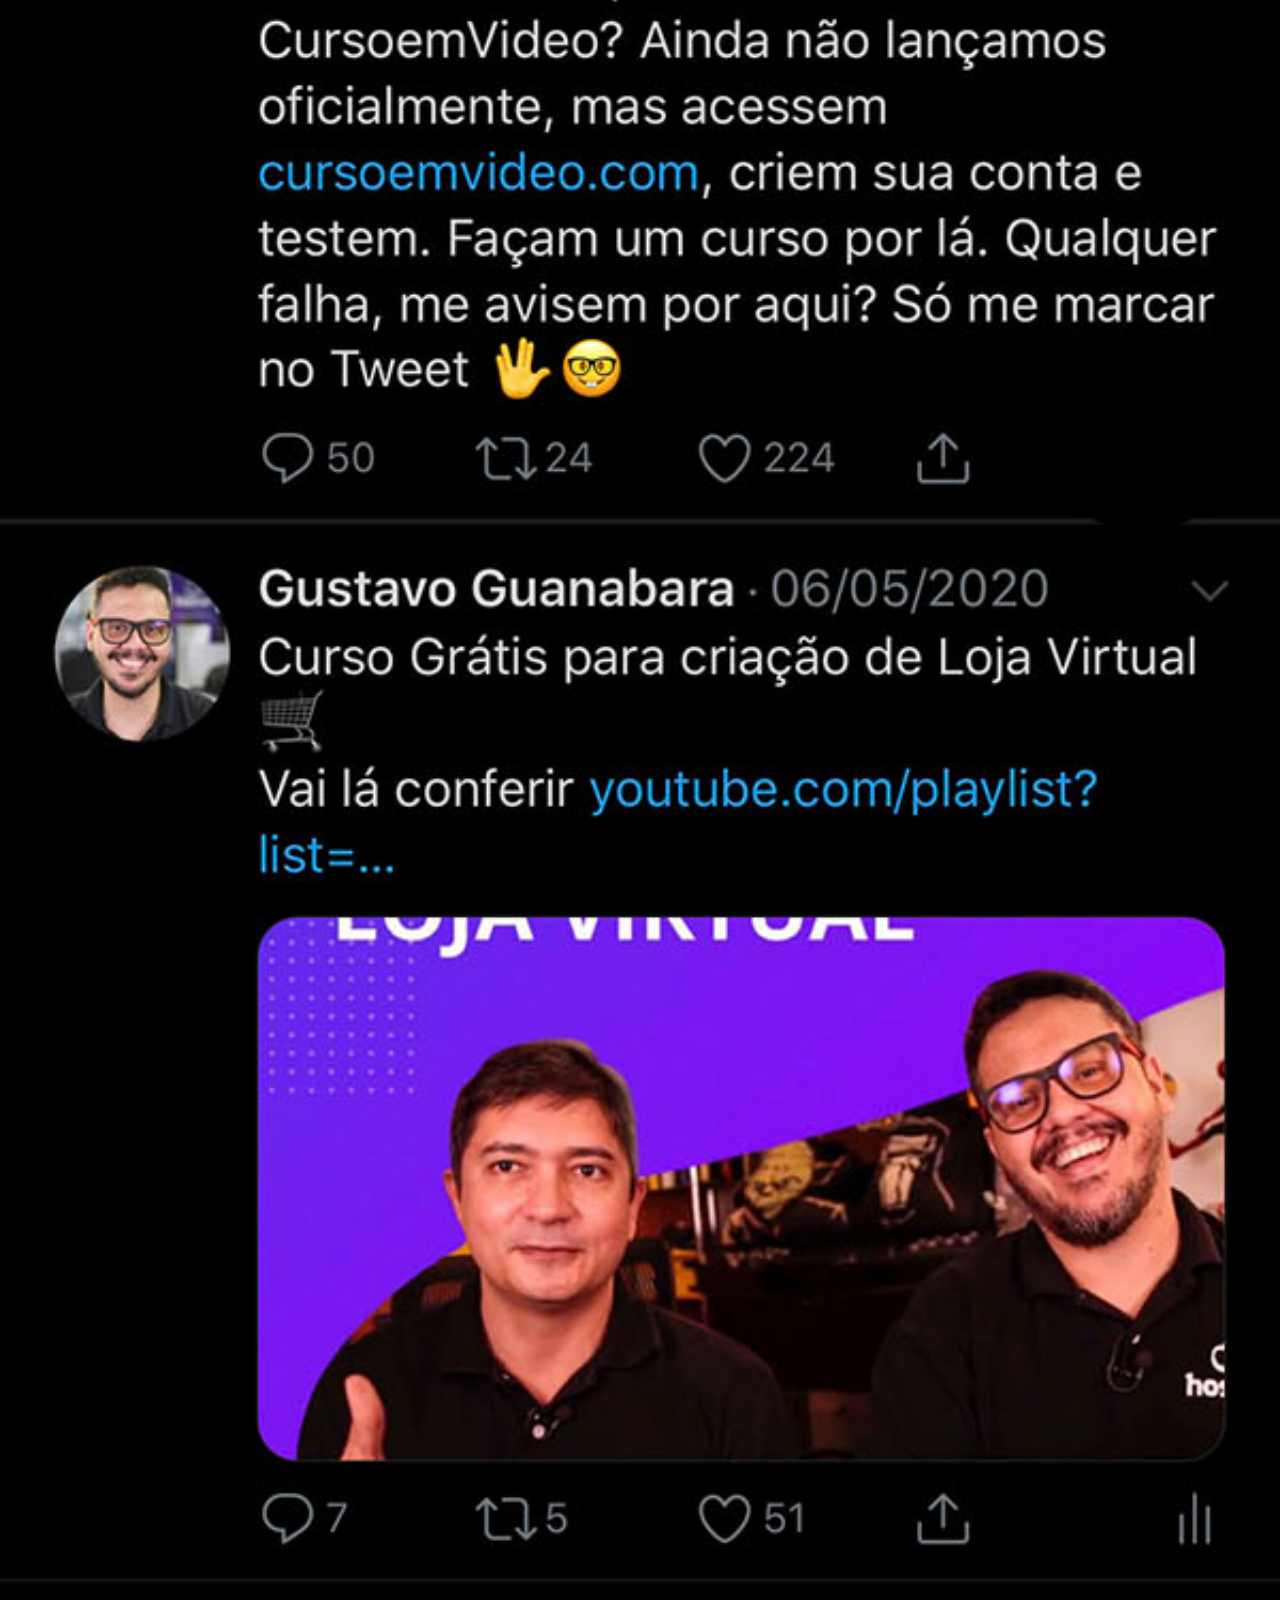
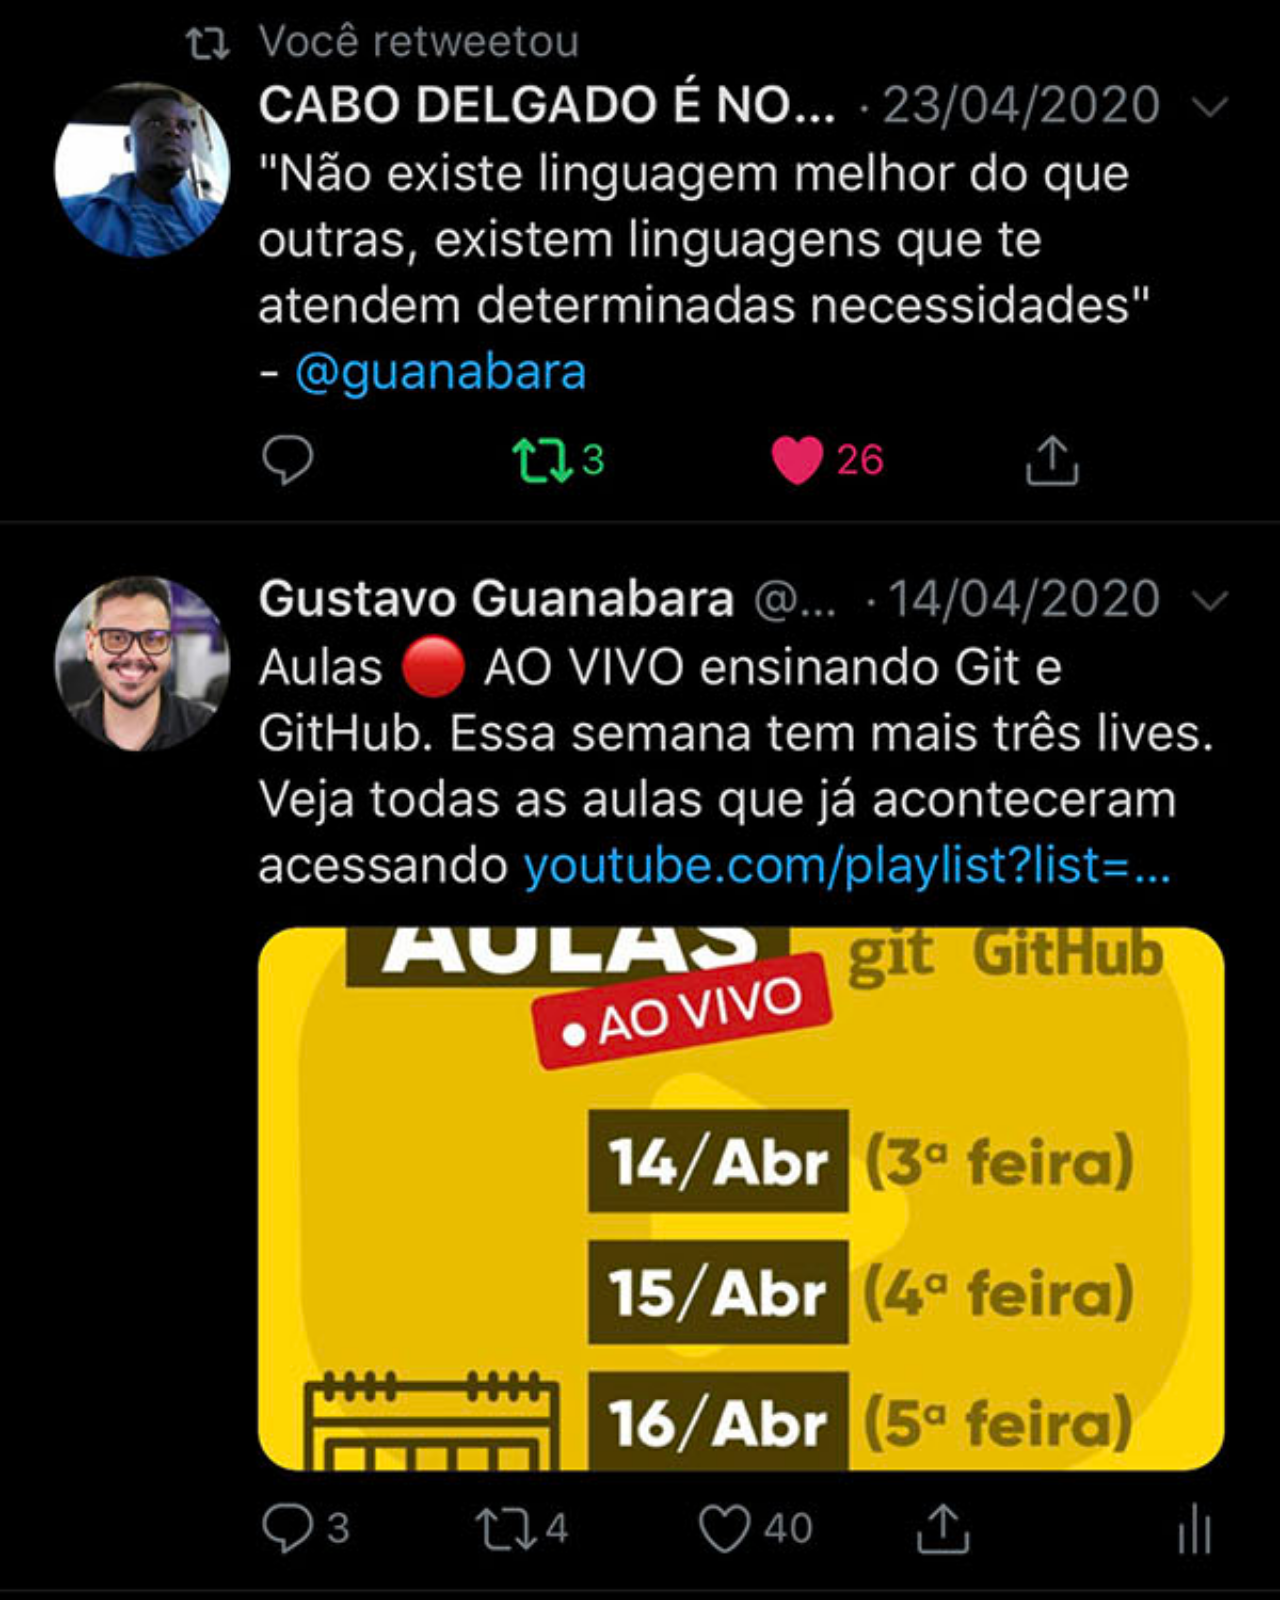
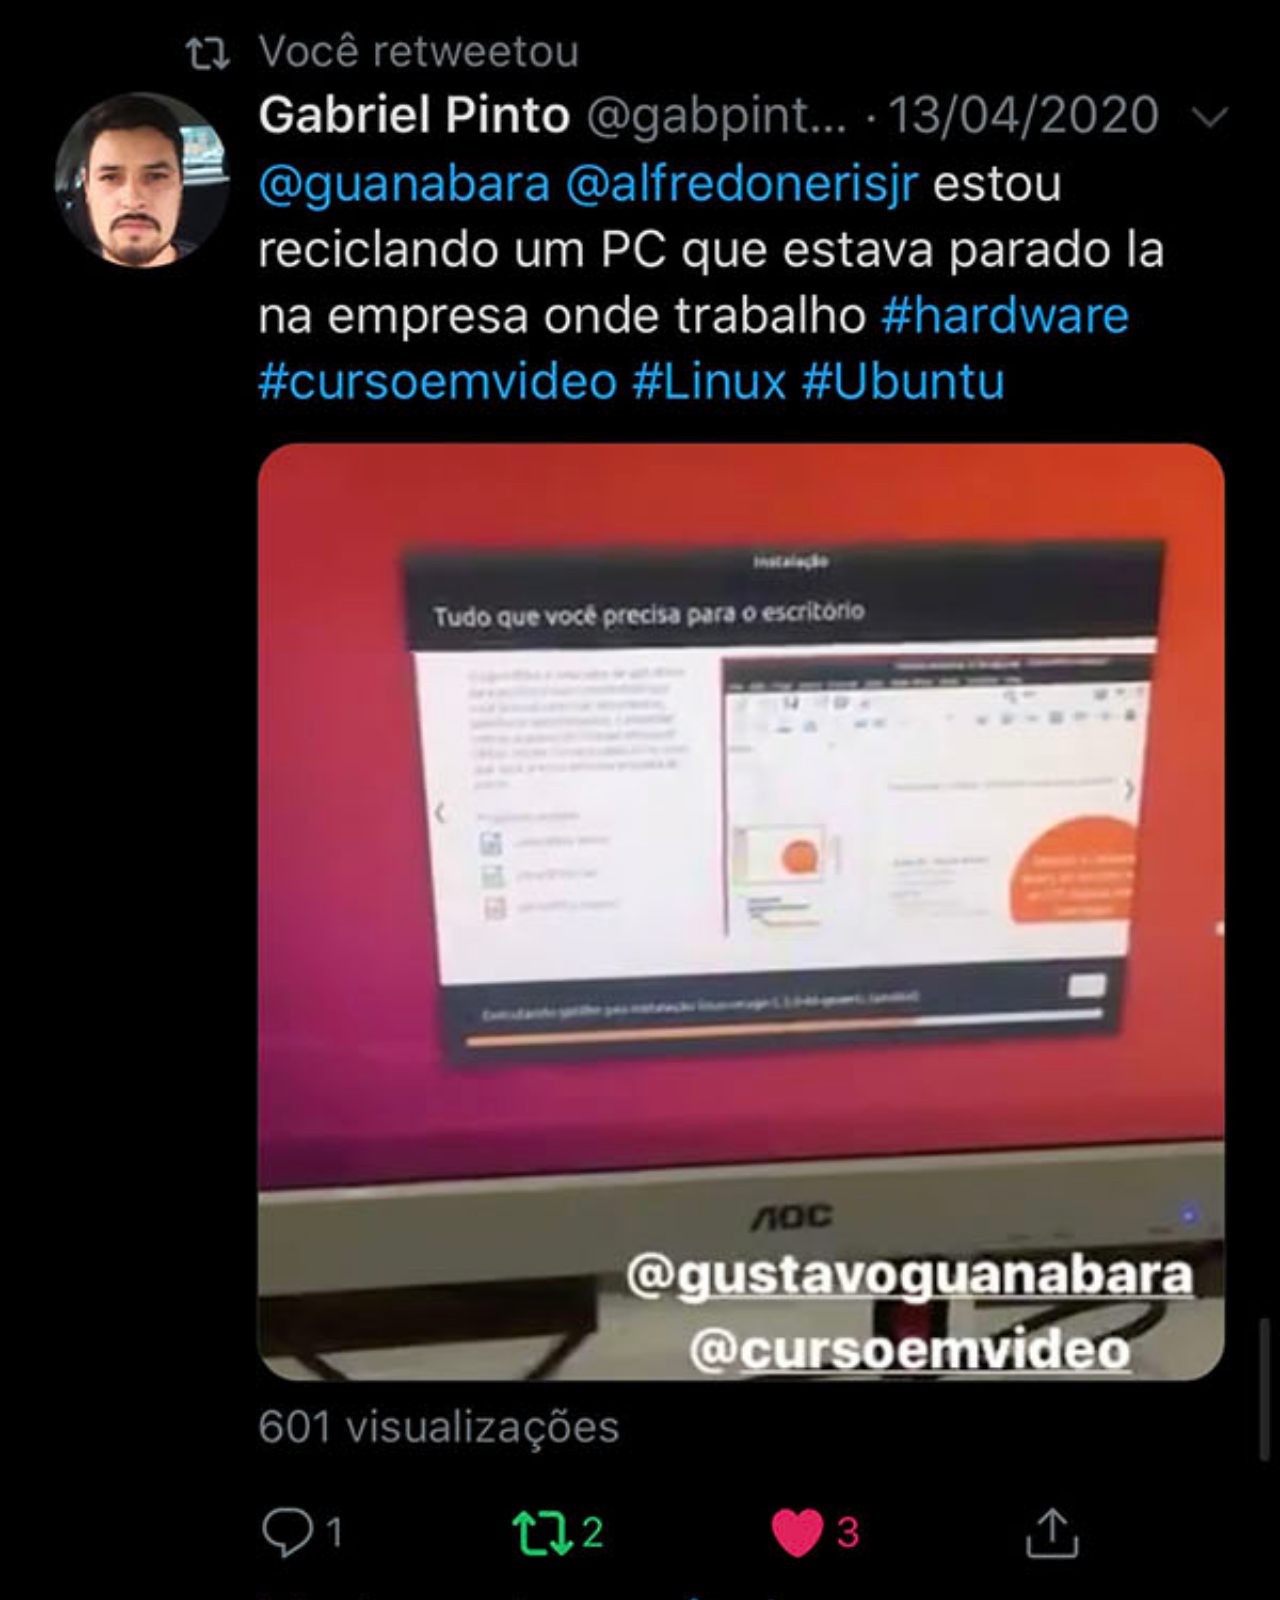
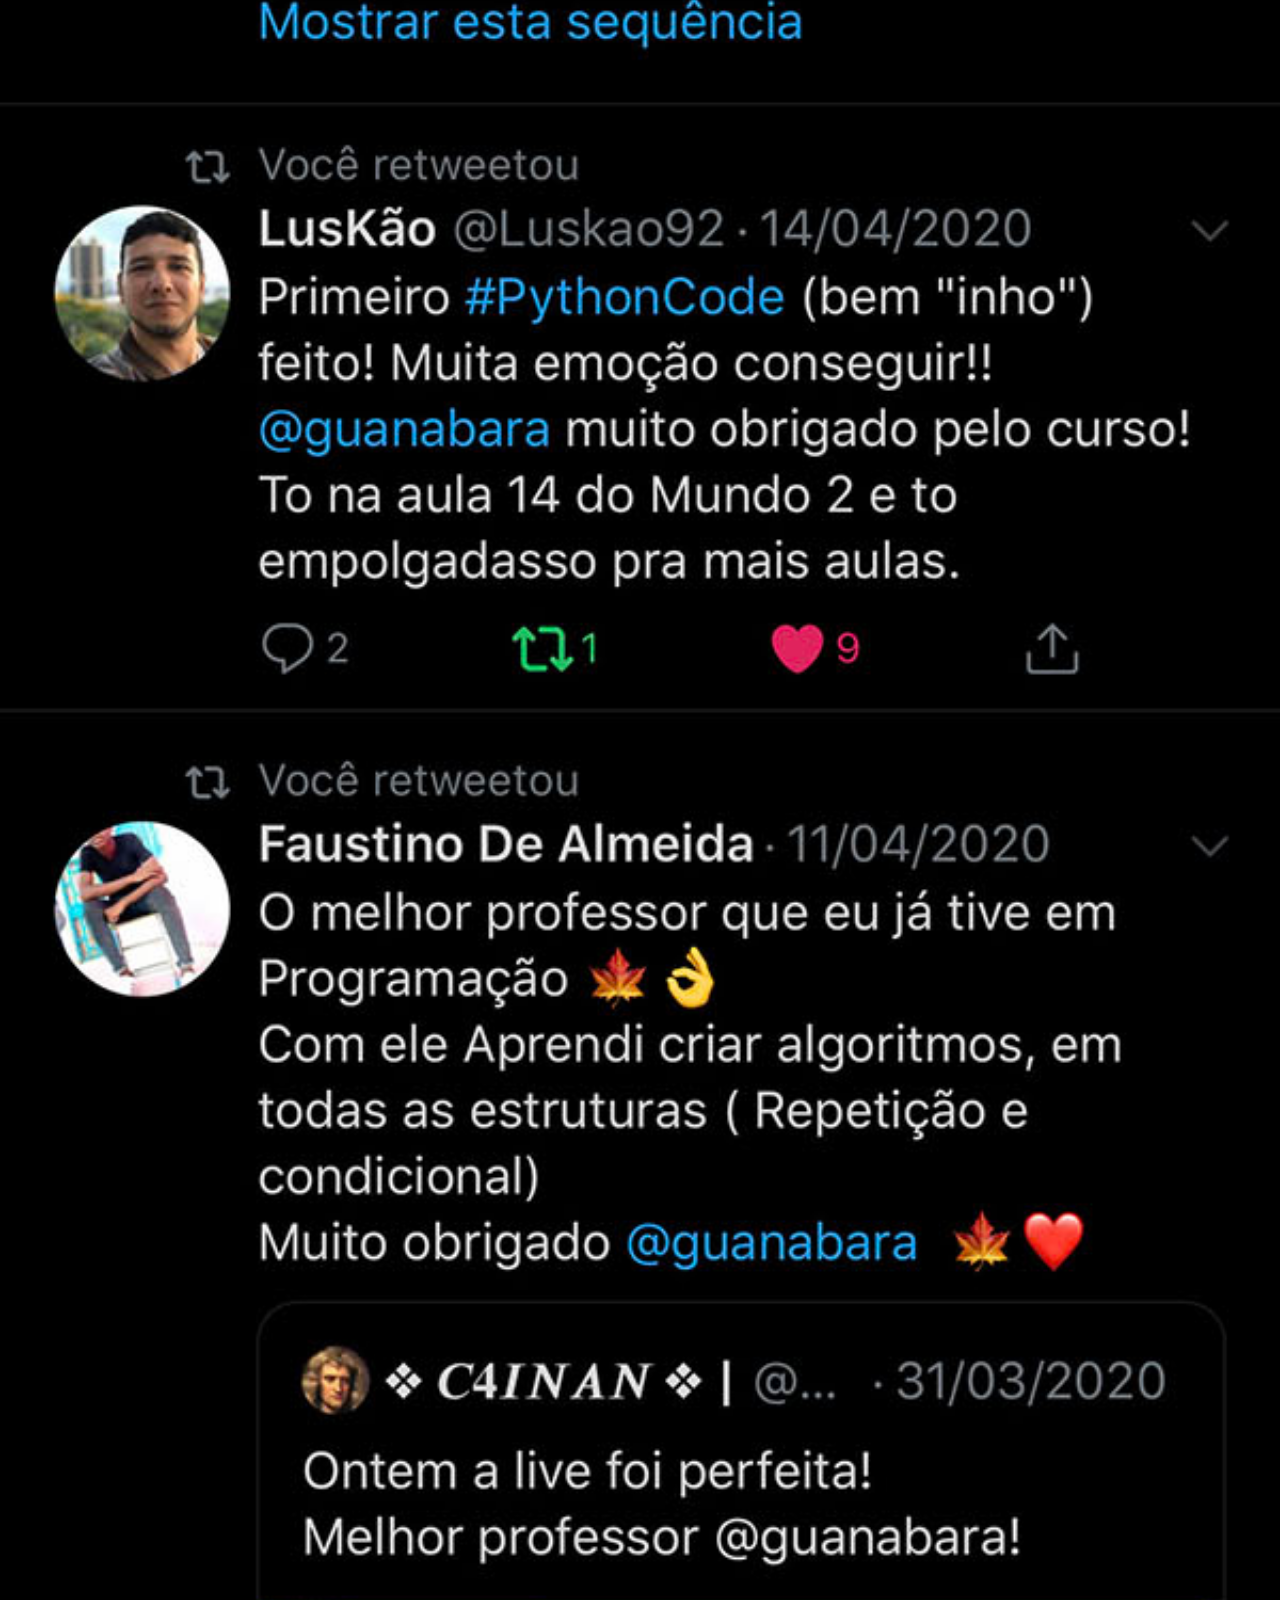
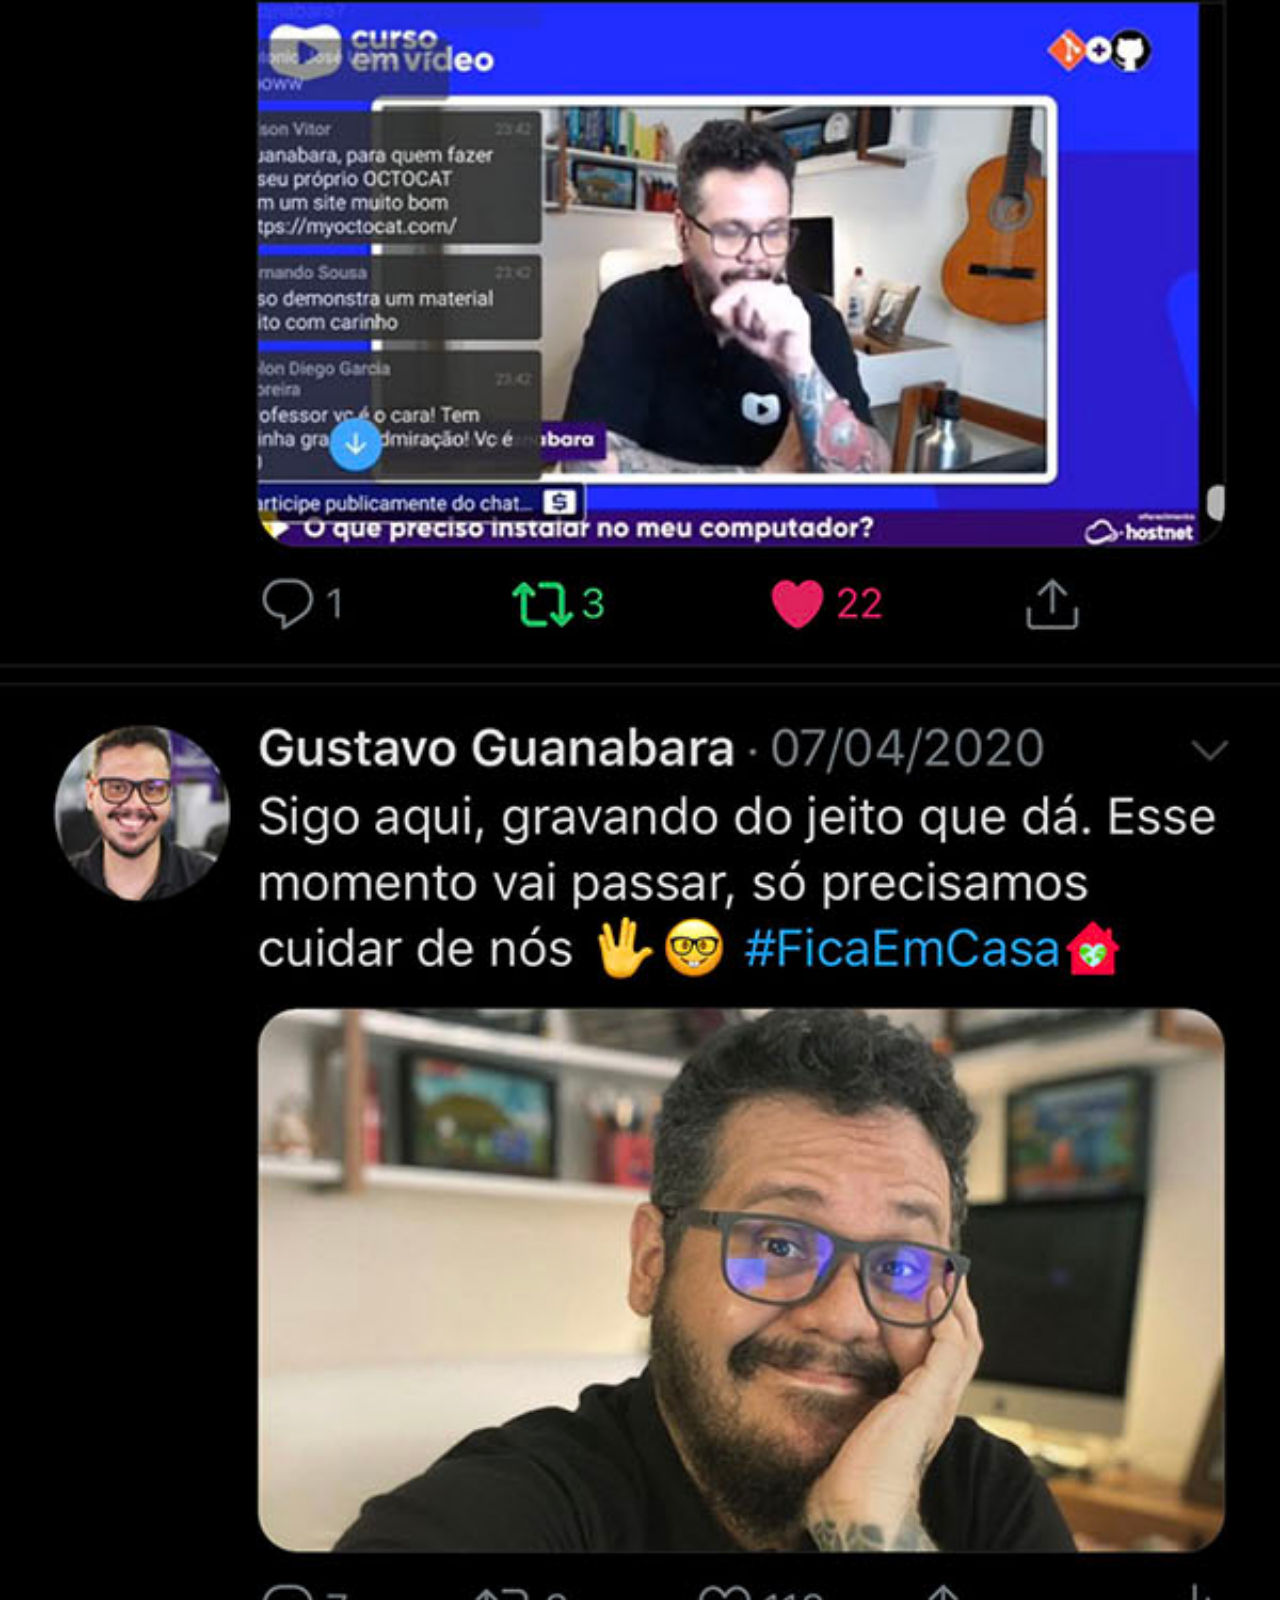
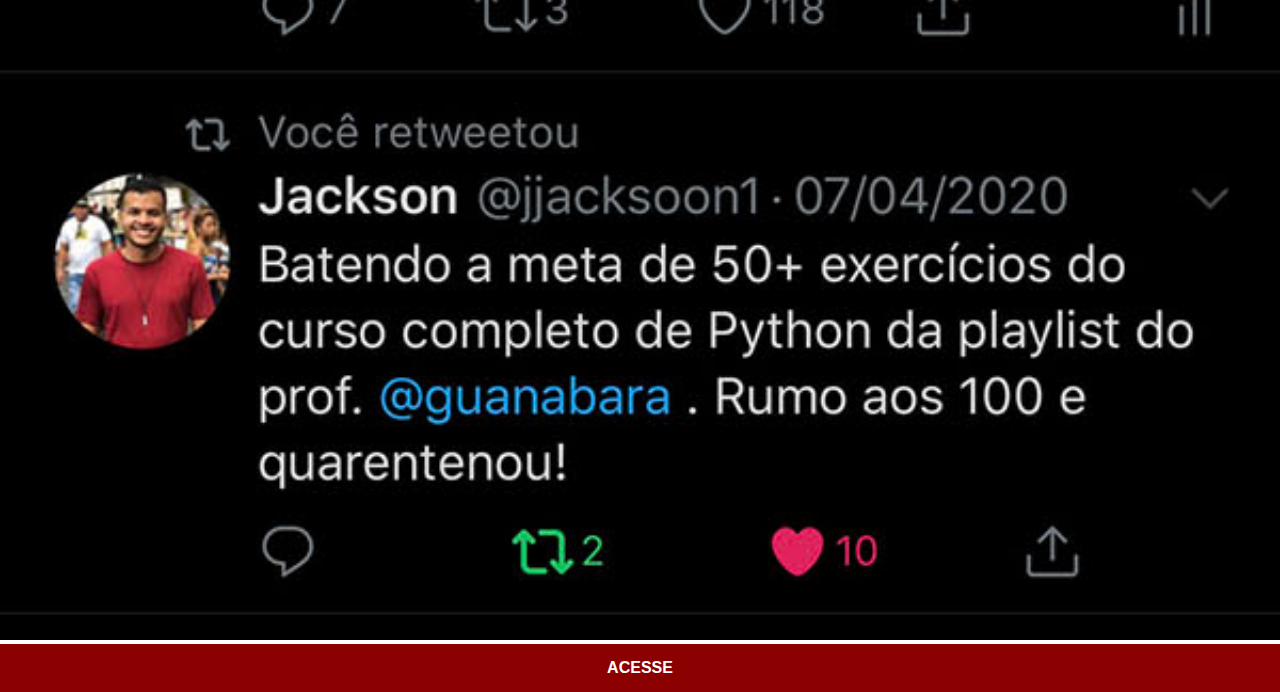
<file: twitter.html>
<!DOCTYPE html>
<html lang="pt-br">
<head>
    <meta charset="UTF-8">
    <meta name="viewport" content="width=device-width, initial-scale=1.0">
    <title>Twitter</title>
    <link rel="stylesheet" href="style/social.css">
</head>
<body>
    <img src="./imagens/tela-twitter.jpg" alt="Twitter">
    <a href="https://twitter.com/Drkkkj">ACESSE</a>
</body>
</html>
</file>
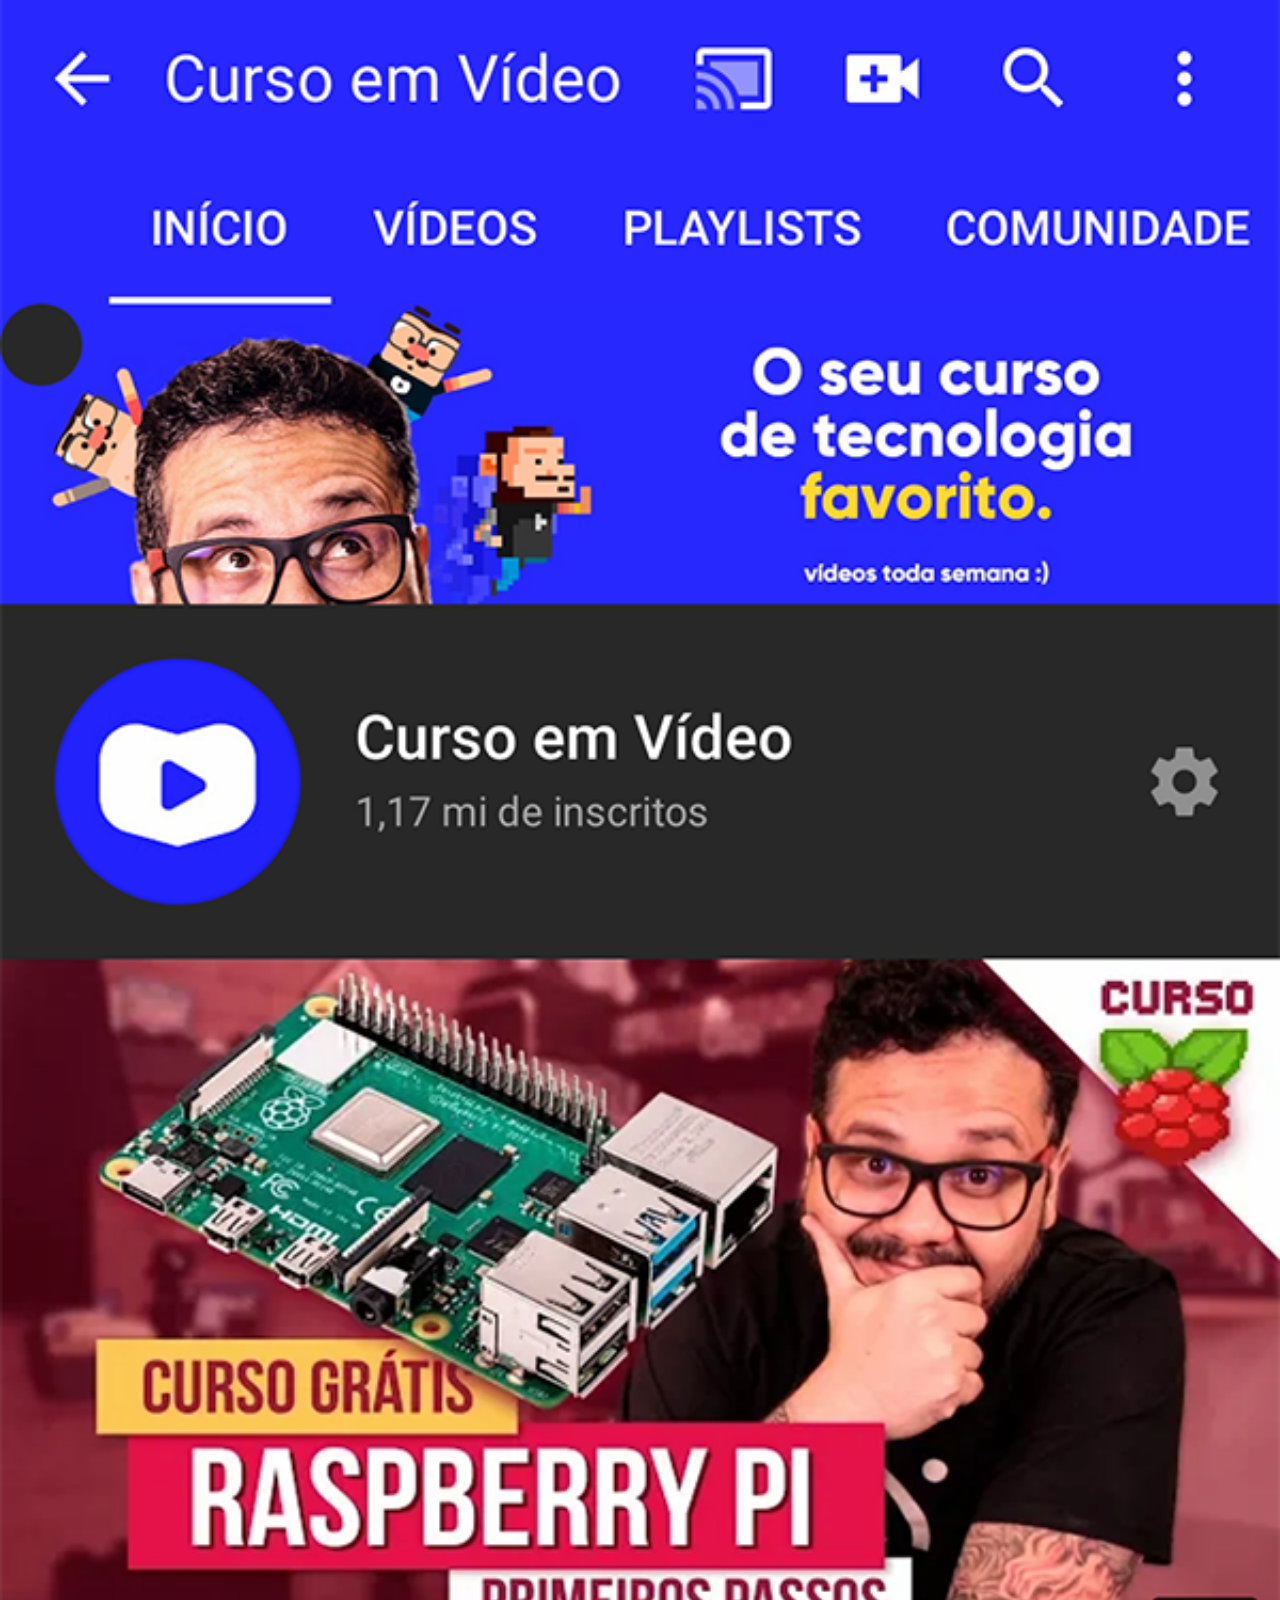
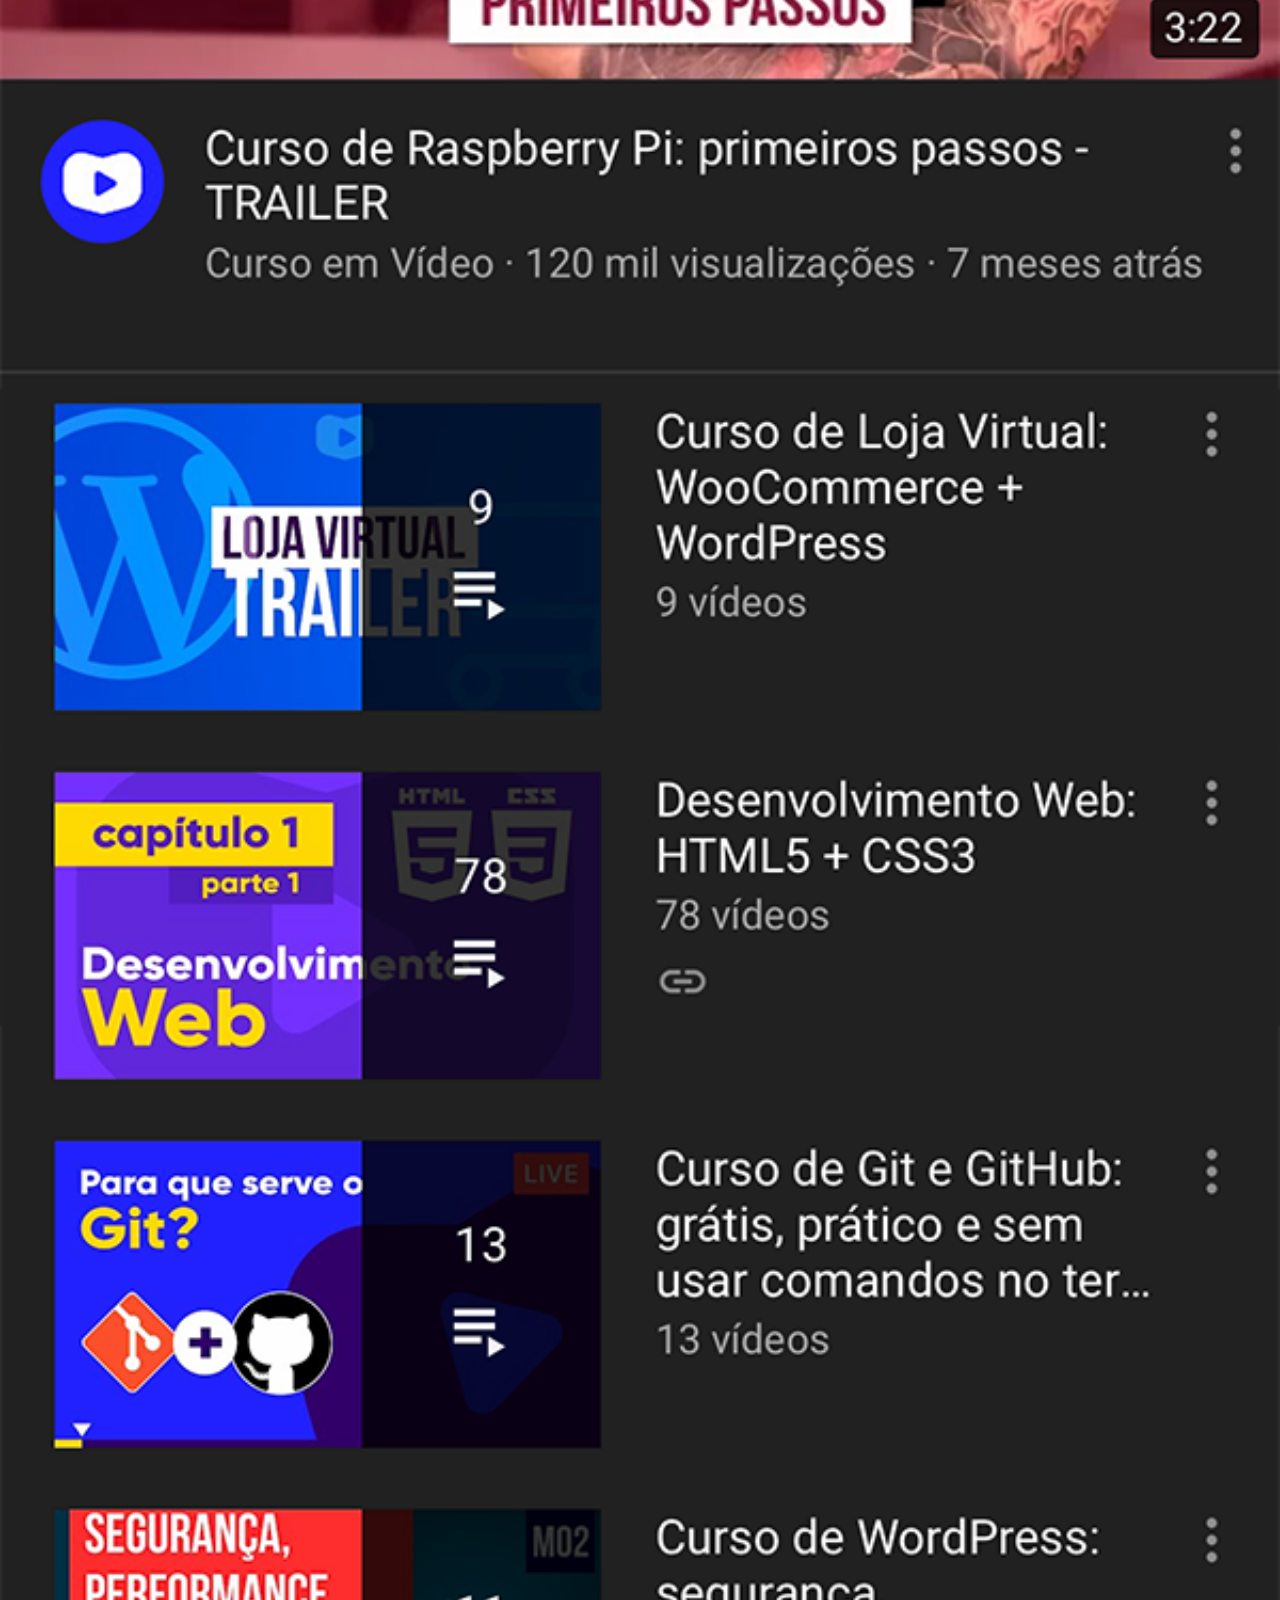
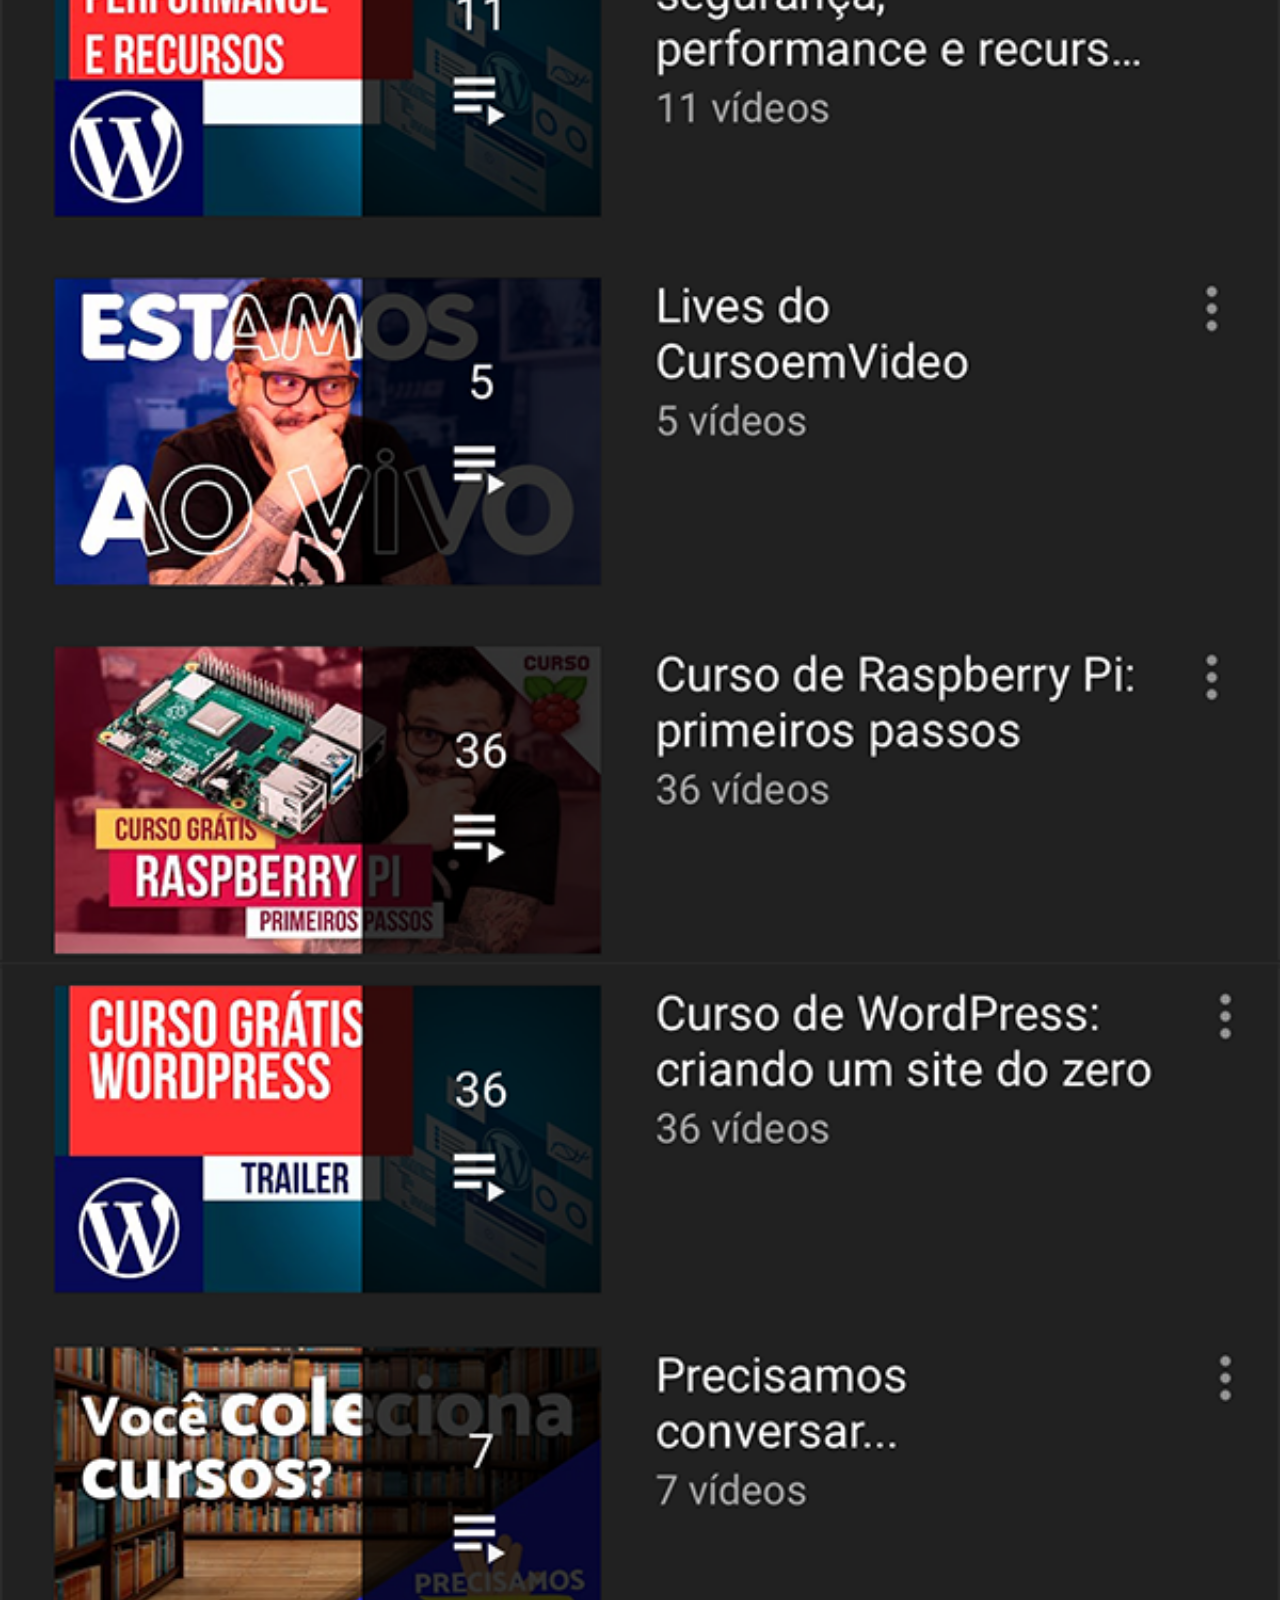
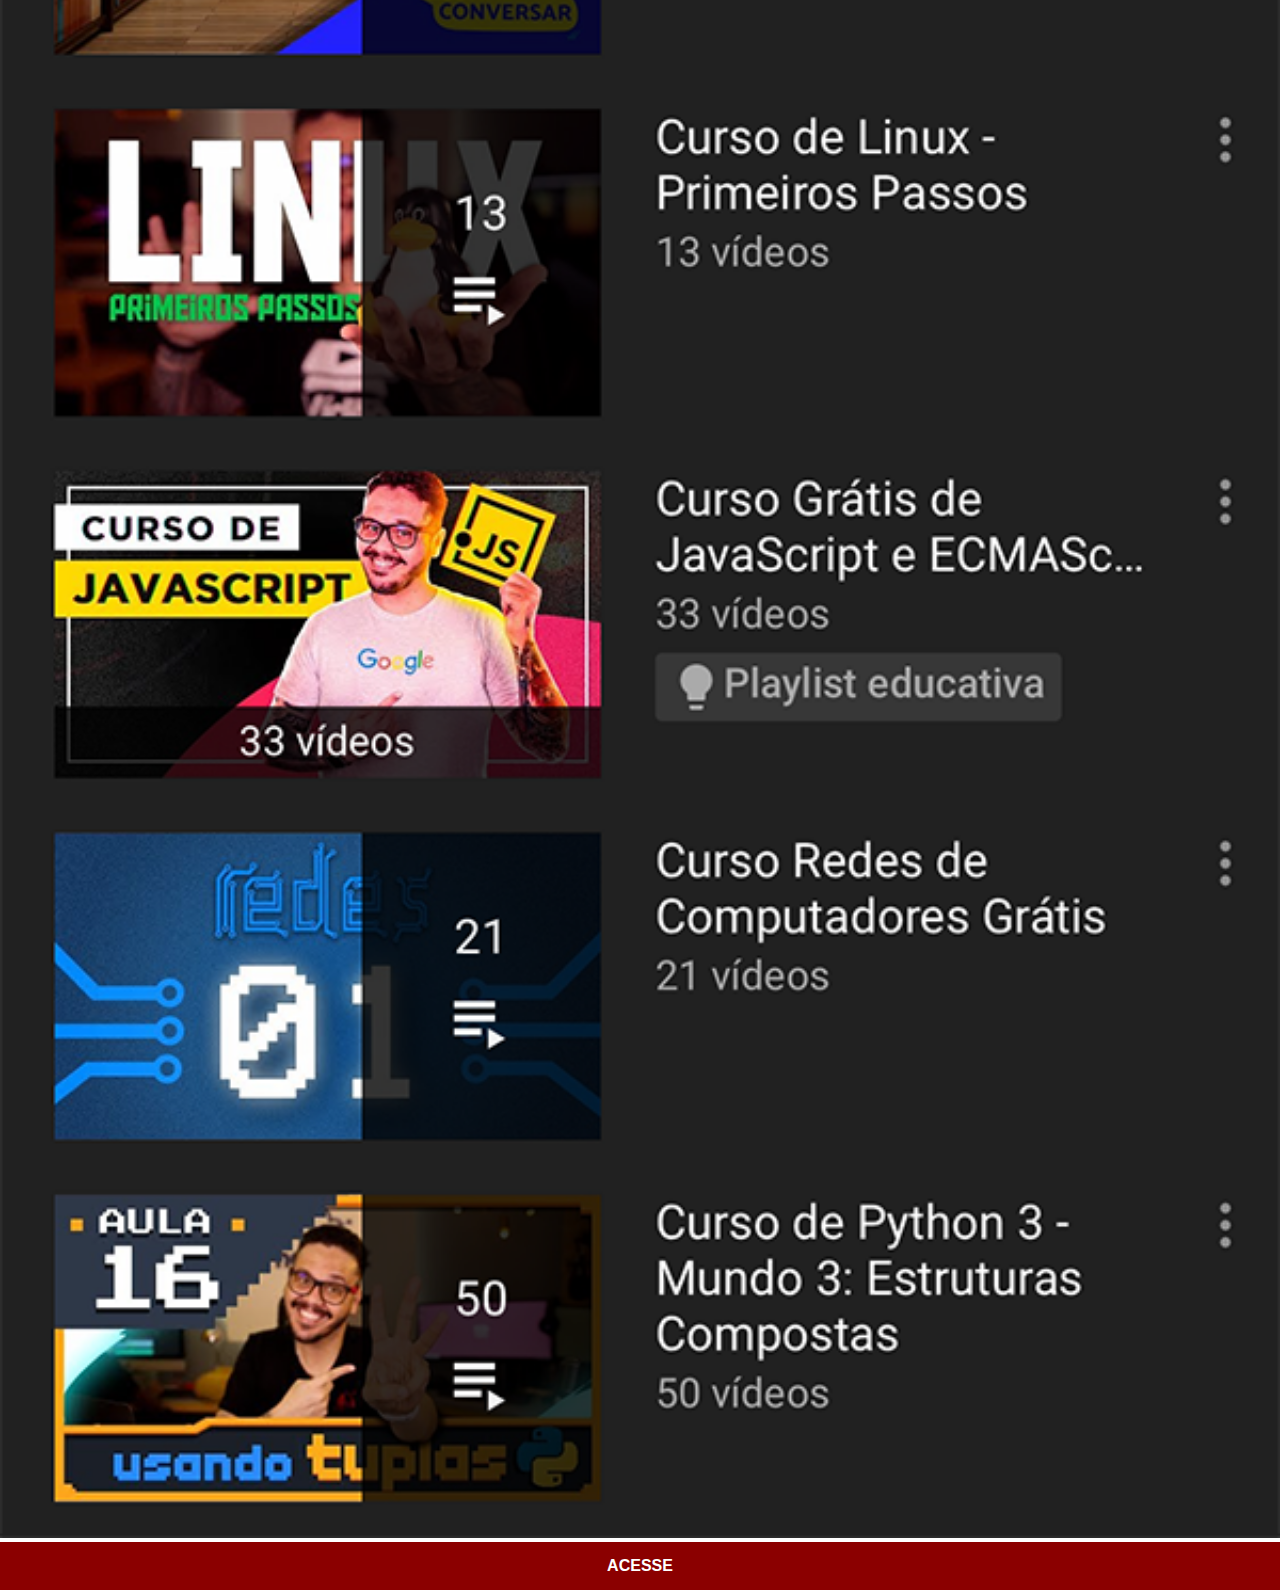
<file: youtube.html>
<!DOCTYPE html>
<html lang="pt-br">
<head>
    <meta charset="UTF-8">
    <meta name="viewport" content="width=device-width, initial-scale=1.0">
    <title>youtube</title>
    <link rel="stylesheet" href="./style/social.css">
</head>
<body>
    <img src="./imagens/tela-youtube.png" alt="Youtube">
    <a href="https://www.youtube.com/channel/UCXQt8oNlVgf0E98xXABpOpQ" target="_blank">ACESSE</a>
</body>
</html>
</file>
<file: style/style.css>
@charset "UTF-8";

* {
    margin: 0px;
    padding: 0px;
    font-family: Arial, Helvetica, sans-serif;
}

html,
body {
    height: 100vh;
    width: 100vw;
    background-color: black;
}

body {
    background: url(../imagens/fundo-madeira.jpg)no-repeat top center;
    background-size: cover;
    background-attachment: fixed;
}

main {
    height: 100vh;
    position: relative;

}

section#telefone {
    position: absolute;
    top: 50%;
    left: 50%;
    transform: translate(-50%, -50%);

    height: 627px;
    width: 311px;
    background: url(..//imagens/frame-iphone.png) no-repeat;

}

iframe#tela {
    position: relative;
    top: 80px;
    left: 22px;
    width: 267px;
    height: 471px;
}
section#redes-sociais {
    text-align: right;}

section#redes-sociais img {
    width: 50px;
    margin: 10px;
    border-radius: 50%;
    box-shadow: 2px 2px 5px rgba(0, 0, 0, 0.418);
    box-sizing: border-box;
    
}

section#redes-sociais img:hover{
    border: 2px solid white;
    transform: translate(-3px, -3px);
    box-shadow: 5px 5px 10px black;
    transition: transform .3s, border .2s;
}
</file>
<file: style/social.css>
* {margin: 0px;
    padding: 0px;
font-family: Arial, Helvetica, sans-serif;}

::-webkit-scrollbar {
    width: 0px;
    height: 0px;
}

img {
width: 100vw;

}

a {
display: block;
background-color: darkred;
padding: 15px;
text-align: center;
font-weight: bolder;
text-decoration: none;
color: white;
}
a:hover {
background-color: red;
}
</file>
